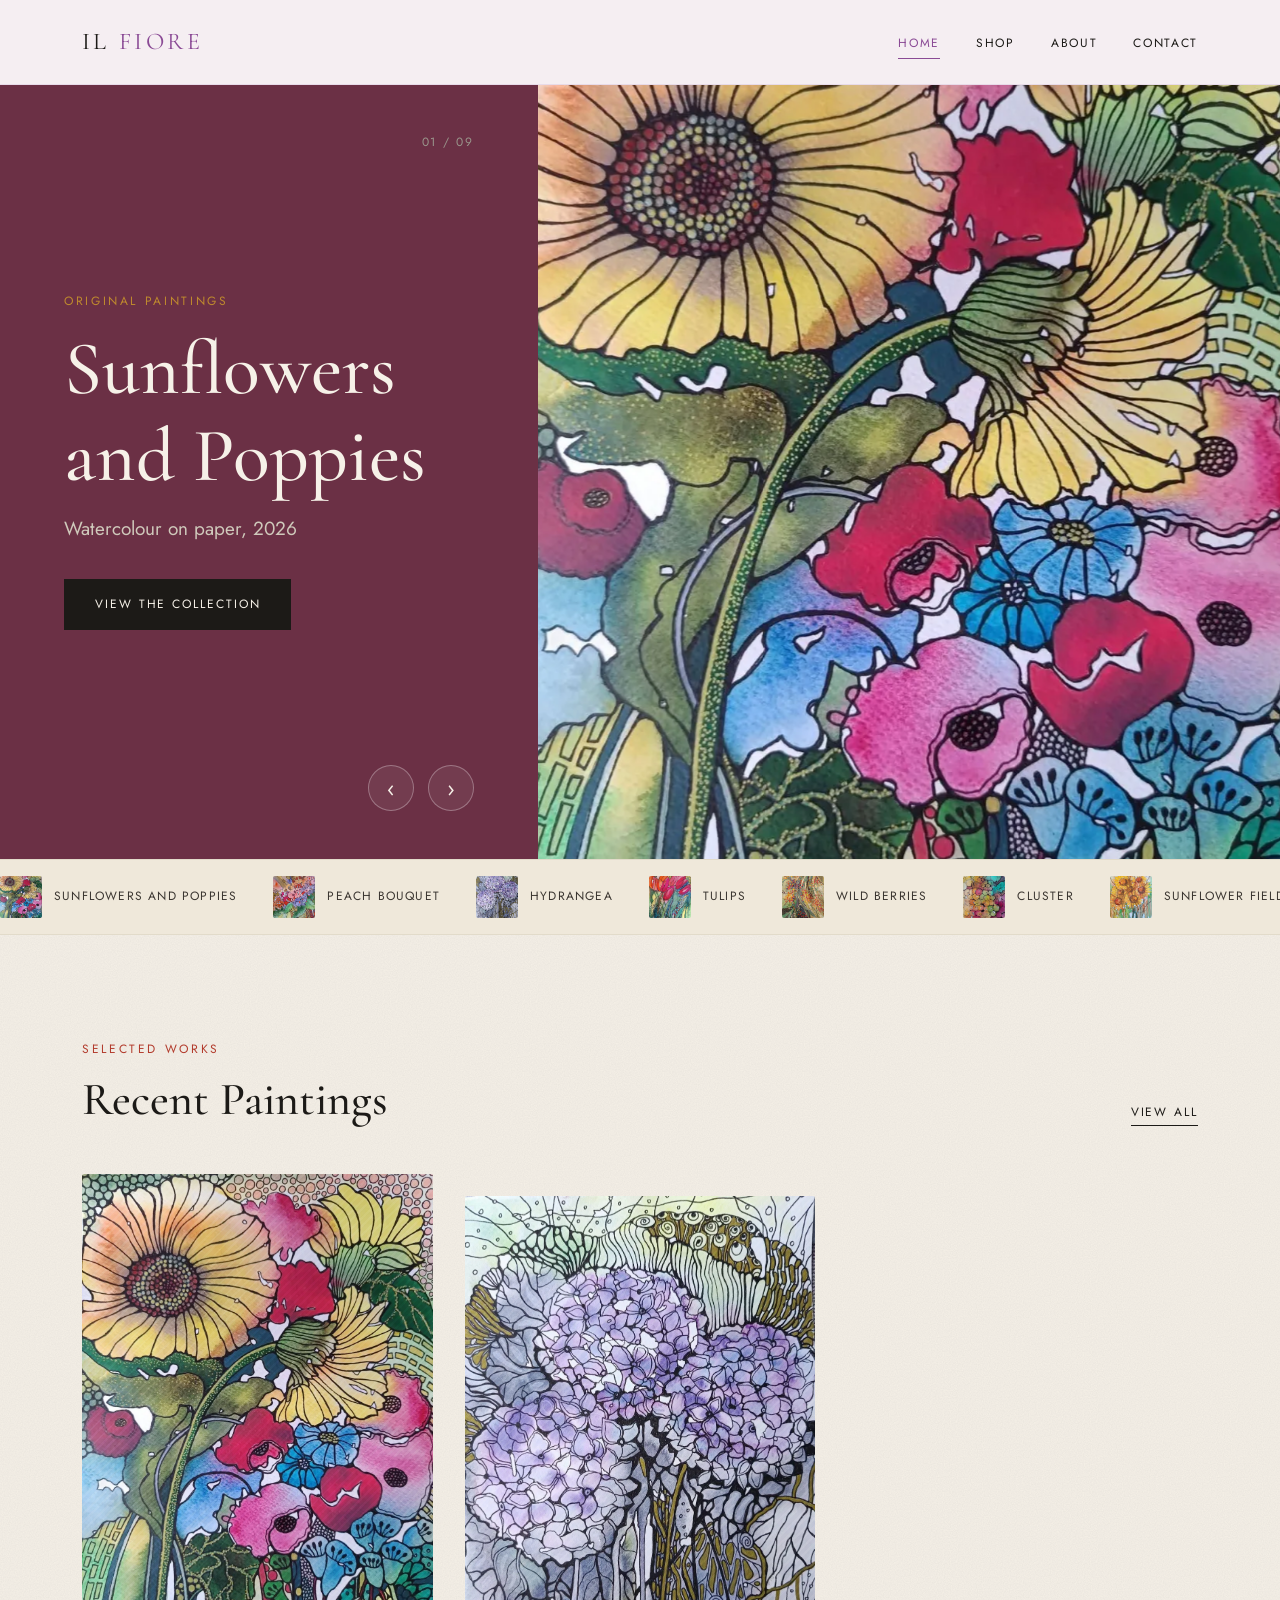
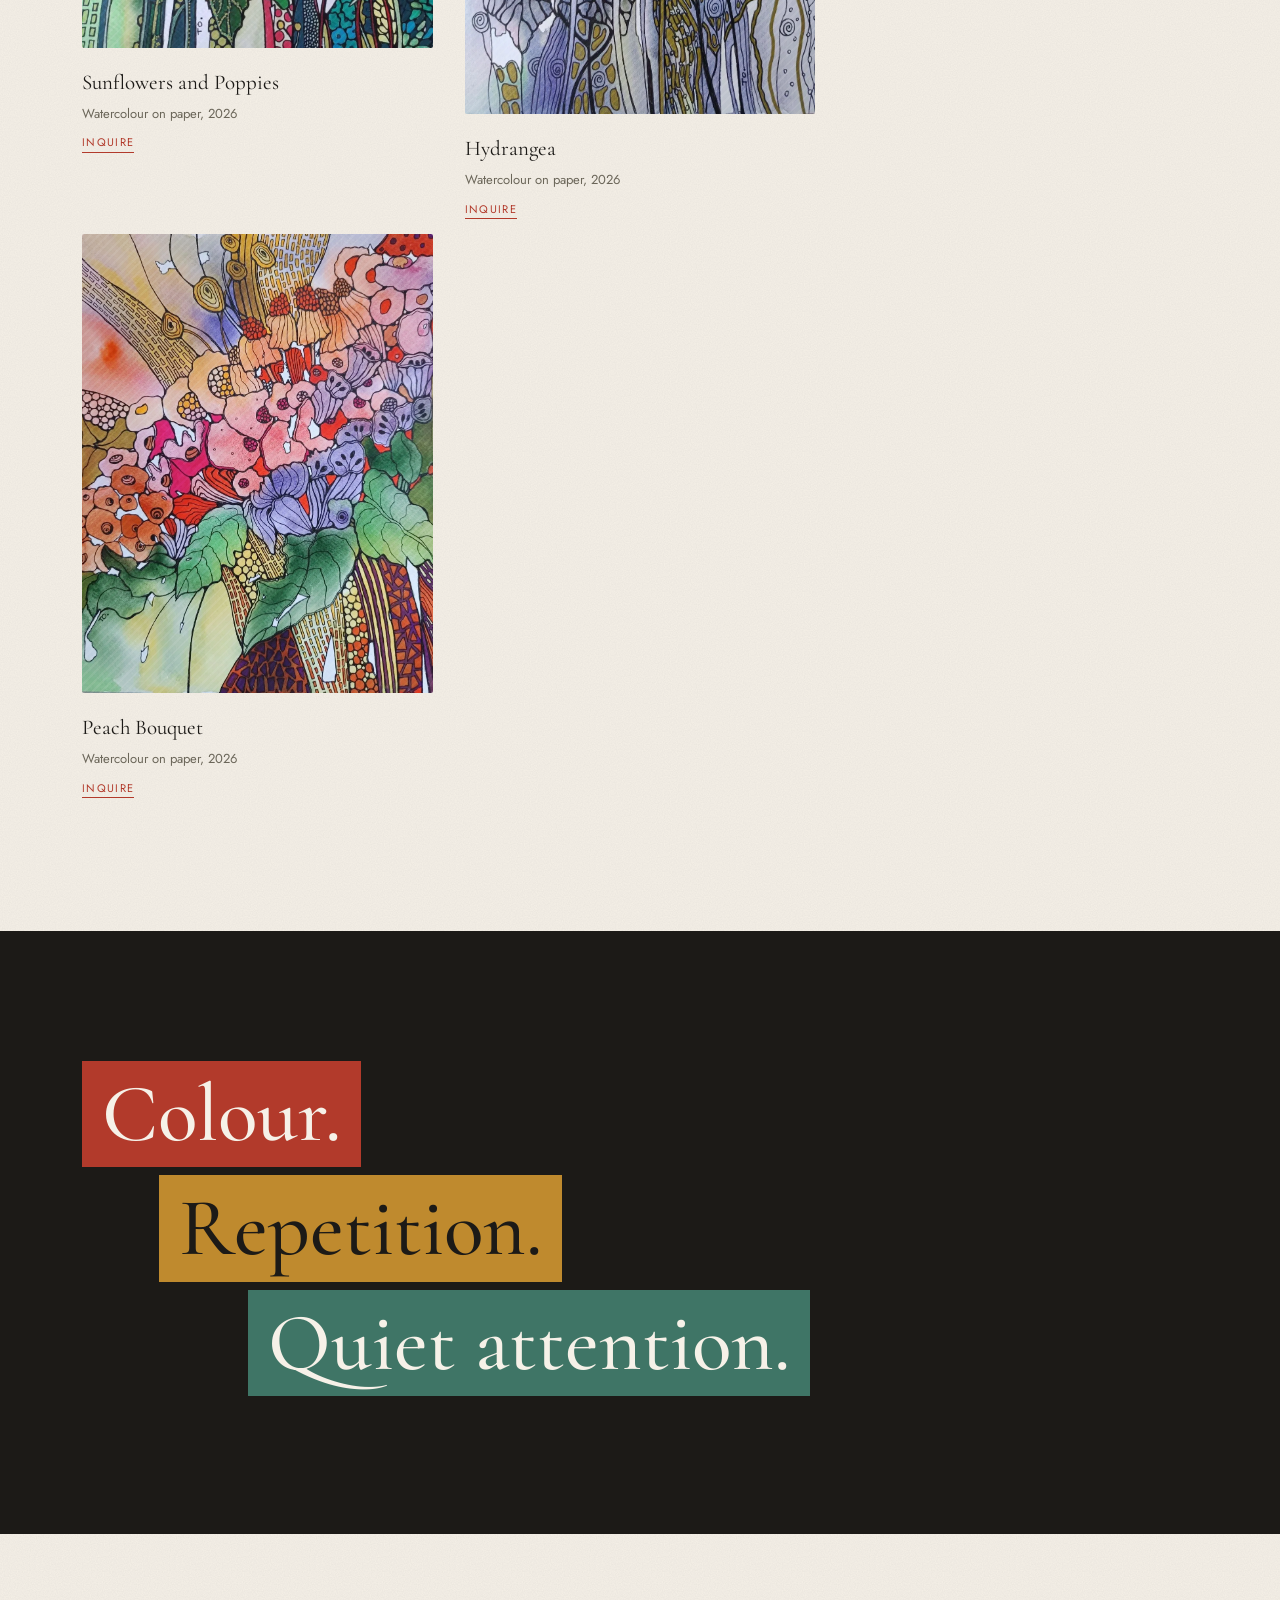
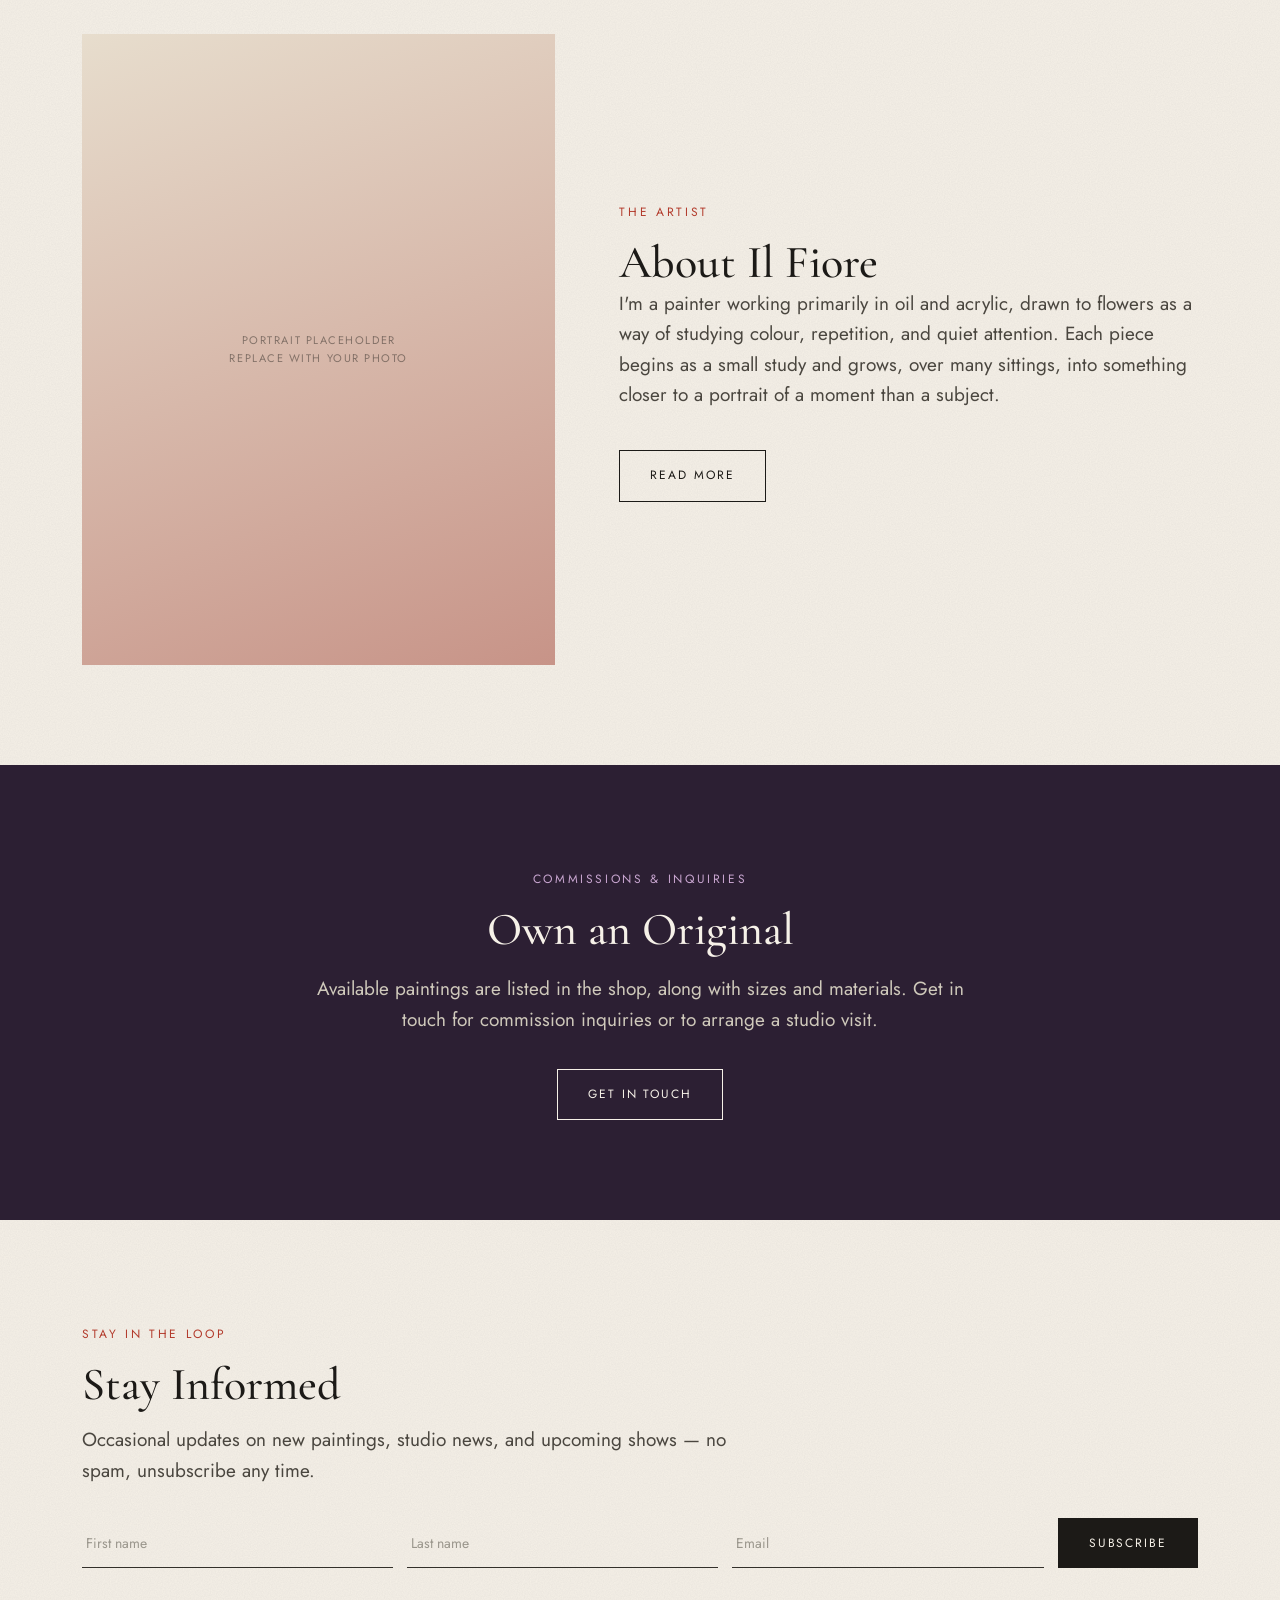
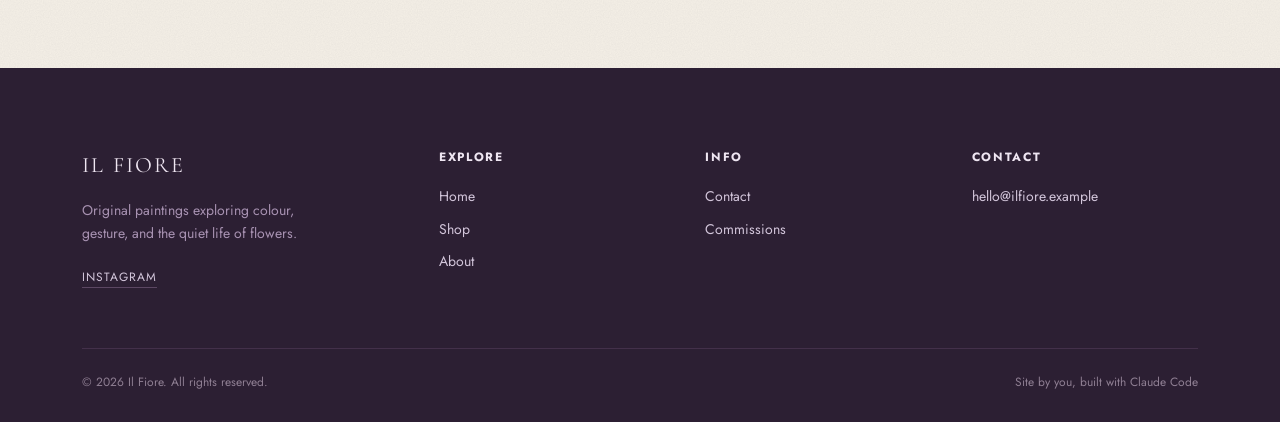
<file: index.html>
<!doctype html>
<html lang="en">
<head>
<meta charset="UTF-8">
<title>Il Fiore — Original Watercolour Paintings</title>
<meta name="description" content="Il Fiore is an original watercolour painting collection — botanical and floral studies exploring colour, gesture, and detail. Browse available paintings, read about the artist, and inquire about commissions.">
<meta name="viewport" content="width=device-width, initial-scale=1">
<link rel="canonical" href="https://desislavadermishkova-arch.github.io/il-fiore/">
<link rel="icon" type="image/svg+xml" href="data:image/svg+xml,%3Csvg xmlns='http://www.w3.org/2000/svg' viewBox='0 0 32 32'%3E%3Ccircle cx='16' cy='16' r='4' fill='%23c39a4b'/%3E%3Cellipse cx='16' cy='7' rx='4' ry='6' fill='%23c1857a'/%3E%3Cellipse cx='25' cy='16' rx='6' ry='4' fill='%23c1857a'/%3E%3Cellipse cx='16' cy='25' rx='4' ry='6' fill='%23c1857a'/%3E%3Cellipse cx='7' cy='16' rx='6' ry='4' fill='%23c1857a'/%3E%3C/svg%3E">

<meta property="og:type" content="website">
<meta property="og:site_name" content="Il Fiore">
<meta property="og:url" content="https://desislavadermishkova-arch.github.io/il-fiore/">
<meta property="og:title" content="Il Fiore — Original Watercolour Paintings">
<meta property="og:description" content="Original watercolour paintings — botanical and floral studies exploring colour, gesture, and detail. Browse the collection and inquire about available works.">
<meta property="og:image" content="https://desislavadermishkova-arch.github.io/il-fiore/assets/works/floral-02.jpg">
<meta name="twitter:card" content="summary_large_image">
<meta name="twitter:title" content="Il Fiore — Original Watercolour Paintings">
<meta name="twitter:description" content="Original watercolour paintings — botanical and floral studies exploring colour, gesture, and detail.">
<meta name="twitter:image" content="https://desislavadermishkova-arch.github.io/il-fiore/assets/works/floral-02.jpg">

<link rel="preload" as="image" href="assets/works/floral-01.webp" fetchpriority="high">
<link rel="preconnect" href="https://fonts.googleapis.com">
<link href="https://fonts.googleapis.com/css2?family=Cormorant+Garamond:wght@400;500;600&family=Jost:wght@400;500&display=swap" rel="stylesheet">
<link rel="stylesheet" href="css/style.css?v=8">

<script type="application/ld+json">
{
  "@context": "https://schema.org",
  "@type": "WebSite",
  "name": "Il Fiore",
  "url": "https://desislavadermishkova-arch.github.io/il-fiore/",
  "description": "Original watercolour paintings — botanical and floral studies exploring colour, gesture, and detail.",
  "publisher": {
    "@type": "Person",
    "name": "Il Fiore",
    "url": "https://desislavadermishkova-arch.github.io/il-fiore/about.html",
    "jobTitle": "Painter",
    "knowsAbout": ["Watercolour painting", "Botanical illustration", "Floral art"]
  }
}
</script>
</head>
<body>

<header class="site-header">
  <div class="container">
    <a href="index.html" class="logo">Il <span>Fiore</span></a>
    <nav class="main-nav">
      <ul>
        <li><a href="index.html" class="active">Home</a></li>
        <li><a href="shop.html">Shop</a></li>
        <li><a href="about.html">About</a></li>
        <li><a href="contact.html">Contact</a></li>
      </ul>
    </nav>
    <button class="nav-toggle" aria-label="Open menu"><span></span><span></span><span></span></button>
  </div>
</header>

<section class="hero" id="hero">
  <div class="hero-info" style="background-color:#6b3045">
    <div class="hero-counter"><span class="hero-counter-current">01</span> / <span class="hero-counter-total">09</span></div>
    <div class="hero-text">
      <span class="eyebrow">Original Paintings</span>
      <h1 class="hero-title">Sunflowers and Poppies</h1>
      <p class="lede hero-sub-text">Watercolour on paper, 2026</p>
      <a href="shop.html" class="btn btn-solid">View the Collection</a>
    </div>
    <div class="hero-nav-arrows">
      <button class="hero-arrow hero-prev" aria-label="Previous slide">&#8249;</button>
      <button class="hero-arrow hero-next" aria-label="Next slide">&#8250;</button>
    </div>
  </div>
  <div class="hero-image">
    <div class="hero-slides">
      <div class="hero-slide active" style="background-image:url('assets/works/floral-01.webp')" data-title="Sunflowers and Poppies" data-sub="Watercolour on paper, 2026" data-color="#6b3045"></div>
      <div class="hero-slide" data-bg="assets/works/floral-02.webp" data-title="Peach Bouquet" data-sub="Watercolour on paper, 2026" data-color="#6b3c30"></div>
      <div class="hero-slide" data-bg="assets/works/floral-03.webp" data-title="Hydrangea" data-sub="Watercolour on paper, 2026" data-color="#3c306b"></div>
      <div class="hero-slide" data-bg="assets/works/floral-04.webp" data-title="Tulips" data-sub="Watercolour on paper, 2026" data-color="#6b303f"></div>
      <div class="hero-slide" data-bg="assets/works/floral-05.webp" data-title="Wild Berries" data-sub="Watercolour on paper, 2026" data-color="#6b4b30"></div>
      <div class="hero-slide" data-bg="assets/works/floral-06.webp" data-title="Cluster" data-sub="Watercolour on paper, 2026" data-color="#306b68"></div>
      <div class="hero-slide" data-bg="assets/works/floral-07.webp" data-title="Sunflower Field" data-sub="Watercolour on paper, 2026" data-color="#6b5830"></div>
      <div class="hero-slide" data-bg="assets/works/floral-08.webp" data-title="Pastel Bloom" data-sub="Watercolour on paper, 2026" data-color="#6b3f30"></div>
      <div class="hero-slide" data-bg="assets/works/floral-09.webp" data-title="Violet and Gold" data-sub="Watercolour on paper, 2026" data-color="#4c306b"></div>
    </div>
  </div>
</section>

<div class="ticker">
  <div class="ticker-track">
    <div class="ticker-item"><img src="assets/works/floral-01.webp" alt=""><span>Sunflowers and Poppies</span></div>
    <div class="ticker-item"><img src="assets/works/floral-02.webp" alt=""><span>Peach Bouquet</span></div>
    <div class="ticker-item"><img src="assets/works/floral-03.webp" alt=""><span>Hydrangea</span></div>
    <div class="ticker-item"><img src="assets/works/floral-04.webp" alt=""><span>Tulips</span></div>
    <div class="ticker-item"><img src="assets/works/floral-05.webp" alt=""><span>Wild Berries</span></div>
    <div class="ticker-item"><img src="assets/works/floral-06.webp" alt=""><span>Cluster</span></div>
    <div class="ticker-item"><img src="assets/works/floral-07.webp" alt=""><span>Sunflower Field</span></div>
    <div class="ticker-item"><img src="assets/works/floral-08.webp" alt=""><span>Pastel Bloom</span></div>
    <div class="ticker-item"><img src="assets/works/floral-09.webp" alt=""><span>Violet and Gold</span></div>
    <div class="ticker-item"><img src="assets/works/floral-01.webp" alt=""><span>Sunflowers and Poppies</span></div>
    <div class="ticker-item"><img src="assets/works/floral-02.webp" alt=""><span>Peach Bouquet</span></div>
    <div class="ticker-item"><img src="assets/works/floral-03.webp" alt=""><span>Hydrangea</span></div>
    <div class="ticker-item"><img src="assets/works/floral-04.webp" alt=""><span>Tulips</span></div>
    <div class="ticker-item"><img src="assets/works/floral-05.webp" alt=""><span>Wild Berries</span></div>
    <div class="ticker-item"><img src="assets/works/floral-06.webp" alt=""><span>Cluster</span></div>
    <div class="ticker-item"><img src="assets/works/floral-07.webp" alt=""><span>Sunflower Field</span></div>
    <div class="ticker-item"><img src="assets/works/floral-08.webp" alt=""><span>Pastel Bloom</span></div>
    <div class="ticker-item"><img src="assets/works/floral-09.webp" alt=""><span>Violet and Gold</span></div>
  </div>
</div>

<section>
  <div class="container">
    <div class="section-head reveal">
      <div>
        <span class="eyebrow">Selected Works</span>
        <h2>Recent Paintings</h2>
      </div>
      <a href="shop.html" class="view-all">View All</a>
    </div>

    <div class="work-grid">
      <article class="work-card reveal" data-work data-title="Sunflowers and Poppies" data-sub="Watercolour on paper, 2026" data-desc="A sunflower and poppy bouquet with a blue cornflower accent, set against a warm dotted ground.">
        <div class="placeholder-art"><picture>
          <source srcset="assets/works/floral-01.webp" type="image/webp">
          <img src="assets/works/floral-01.jpg" alt="Watercolour painting of a sunflower and poppy bouquet with a blue cornflower accent" loading="lazy">
        </picture></div>
        <div class="work-meta">
          <div class="work-title">Sunflowers and Poppies</div>
          <div class="work-sub">Watercolour on paper, 2026</div>
          <a href="contact.html?work=Sunflowers%20and%20Poppies" class="work-inquire">Inquire</a>
        </div>
      </article>

      <article class="work-card reveal" data-work data-title="Peach Bouquet" data-sub="Watercolour on paper, 2026" data-desc="A soft bouquet of peach and mauve blooms with finely patterned stems and dotted centres.">
        <div class="placeholder-art"><picture>
          <source srcset="assets/works/floral-02.webp" type="image/webp">
          <img src="assets/works/floral-02.jpg" alt="Watercolour painting of a peach and mauve floral bouquet" loading="lazy">
        </picture></div>
        <div class="work-meta">
          <div class="work-title">Peach Bouquet</div>
          <div class="work-sub">Watercolour on paper, 2026</div>
          <a href="contact.html?work=Peach%20Bouquet" class="work-inquire">Inquire</a>
        </div>
      </article>

      <article class="work-card reveal" data-work data-title="Hydrangea" data-sub="Watercolour on paper, 2026" data-desc="Layered purple hydrangea blooms in delicate line work over soft washes.">
        <div class="placeholder-art"><picture>
          <source srcset="assets/works/floral-03.webp" type="image/webp">
          <img src="assets/works/floral-03.jpg" alt="Watercolour painting of purple hydrangea blooms" loading="lazy">
        </picture></div>
        <div class="work-meta">
          <div class="work-title">Hydrangea</div>
          <div class="work-sub">Watercolour on paper, 2026</div>
          <a href="contact.html?work=Hydrangea" class="work-inquire">Inquire</a>
        </div>
      </article>
    </div>
  </div>
</section>

<section class="statement-band">
  <div class="container reveal">
    <p class="statement-line"><span class="hl hl-rose">Colour.</span></p>
    <p class="statement-line indent-1"><span class="hl hl-gold">Repetition.</span></p>
    <p class="statement-line indent-2"><span class="hl hl-sage">Quiet attention.</span></p>
  </div>
</section>

<section>
  <div class="container split">
    <div class="portrait-placeholder reveal"><span class="ph-label">Portrait placeholder<br>replace with your photo</span></div>
    <div class="reveal">
      <span class="eyebrow">The Artist</span>
      <h2>About Il Fiore</h2>
      <p class="lede">I'm a painter working primarily in oil and acrylic, drawn to flowers as a way of studying colour, repetition, and quiet attention. Each piece begins as a small study and grows, over many sittings, into something closer to a portrait of a moment than a subject.</p>
      <a href="about.html" class="btn mt-40">Read More</a>
    </div>
  </div>
</section>

<section class="band-dark">
  <div class="container text-center reveal">
    <span class="eyebrow">Commissions &amp; Inquiries</span>
    <h2>Own an Original</h2>
    <p class="lede" style="margin: 18px auto 34px; color:#cfc9bb;">Available paintings are listed in the shop, along with sizes and materials. Get in touch for commission inquiries or to arrange a studio visit.</p>
    <a href="contact.html" class="btn">Get in Touch</a>
  </div>
</section>

<section>
  <div class="container reveal">
    <span class="eyebrow">Stay in the Loop</span>
    <h2>Stay Informed</h2>
    <p class="lede" style="margin-top:14px;">Occasional updates on new paintings, studio news, and upcoming shows — no spam, unsubscribe any time.</p>
    <form class="newsletter-form" data-local-only>
      <input type="text" placeholder="First name" required>
      <input type="text" placeholder="Last name" required>
      <input type="email" placeholder="Email" required>
      <button type="submit" class="btn btn-solid">Subscribe</button>
    </form>
    <p class="form-success">Thank you — you're on the list.</p>
  </div>
</section>

<footer class="site-footer">
  <div class="container">
    <div class="footer-grid">
      <div>
        <div class="footer-logo">Il Fiore</div>
        <p class="footer-tagline">Original paintings exploring colour, gesture, and the quiet life of flowers.</p>
        <div class="social-row">
          <a href="#">Instagram</a>
        </div>
      </div>
      <div>
        <h4>Explore</h4>
        <ul>
          <li><a href="index.html">Home</a></li>
          <li><a href="shop.html">Shop</a></li>
          <li><a href="about.html">About</a></li>
        </ul>
      </div>
      <div>
        <h4>Info</h4>
        <ul>
          <li><a href="contact.html">Contact</a></li>
          <li><a href="contact.html">Commissions</a></li>
        </ul>
      </div>
      <div>
        <h4>Contact</h4>
        <ul>
          <li><a href="mailto:hello@ilfiore.example">hello@ilfiore.example</a></li>
        </ul>
      </div>
    </div>
    <div class="footer-bottom">
      <span>© 2026 Il Fiore. All rights reserved.</span>
      <span>Site by you, built with Claude Code</span>
    </div>
  </div>
</footer>

<div class="viewer-overlay" id="work-modal">
  <div class="viewer-topbar">
    <span class="viewer-counter">01 / 09</span>
    <button class="viewer-close" aria-label="Close">&times;</button>
  </div>
  <div class="viewer-stage">
    <button class="viewer-nav viewer-prev" aria-label="Previous painting">&#8249;</button>
    <img class="viewer-image" alt="">
    <button class="viewer-nav viewer-next" aria-label="Next painting">&#8250;</button>
  </div>
  <div class="viewer-caption">
    <div class="work-title"></div>
    <div class="work-sub"></div>
    <a href="contact.html" class="btn btn-solid work-inquire">Inquire About This Piece</a>
  </div>
</div>

<script src="js/main.js?v=8"></script>
</body>
</html>
</file>
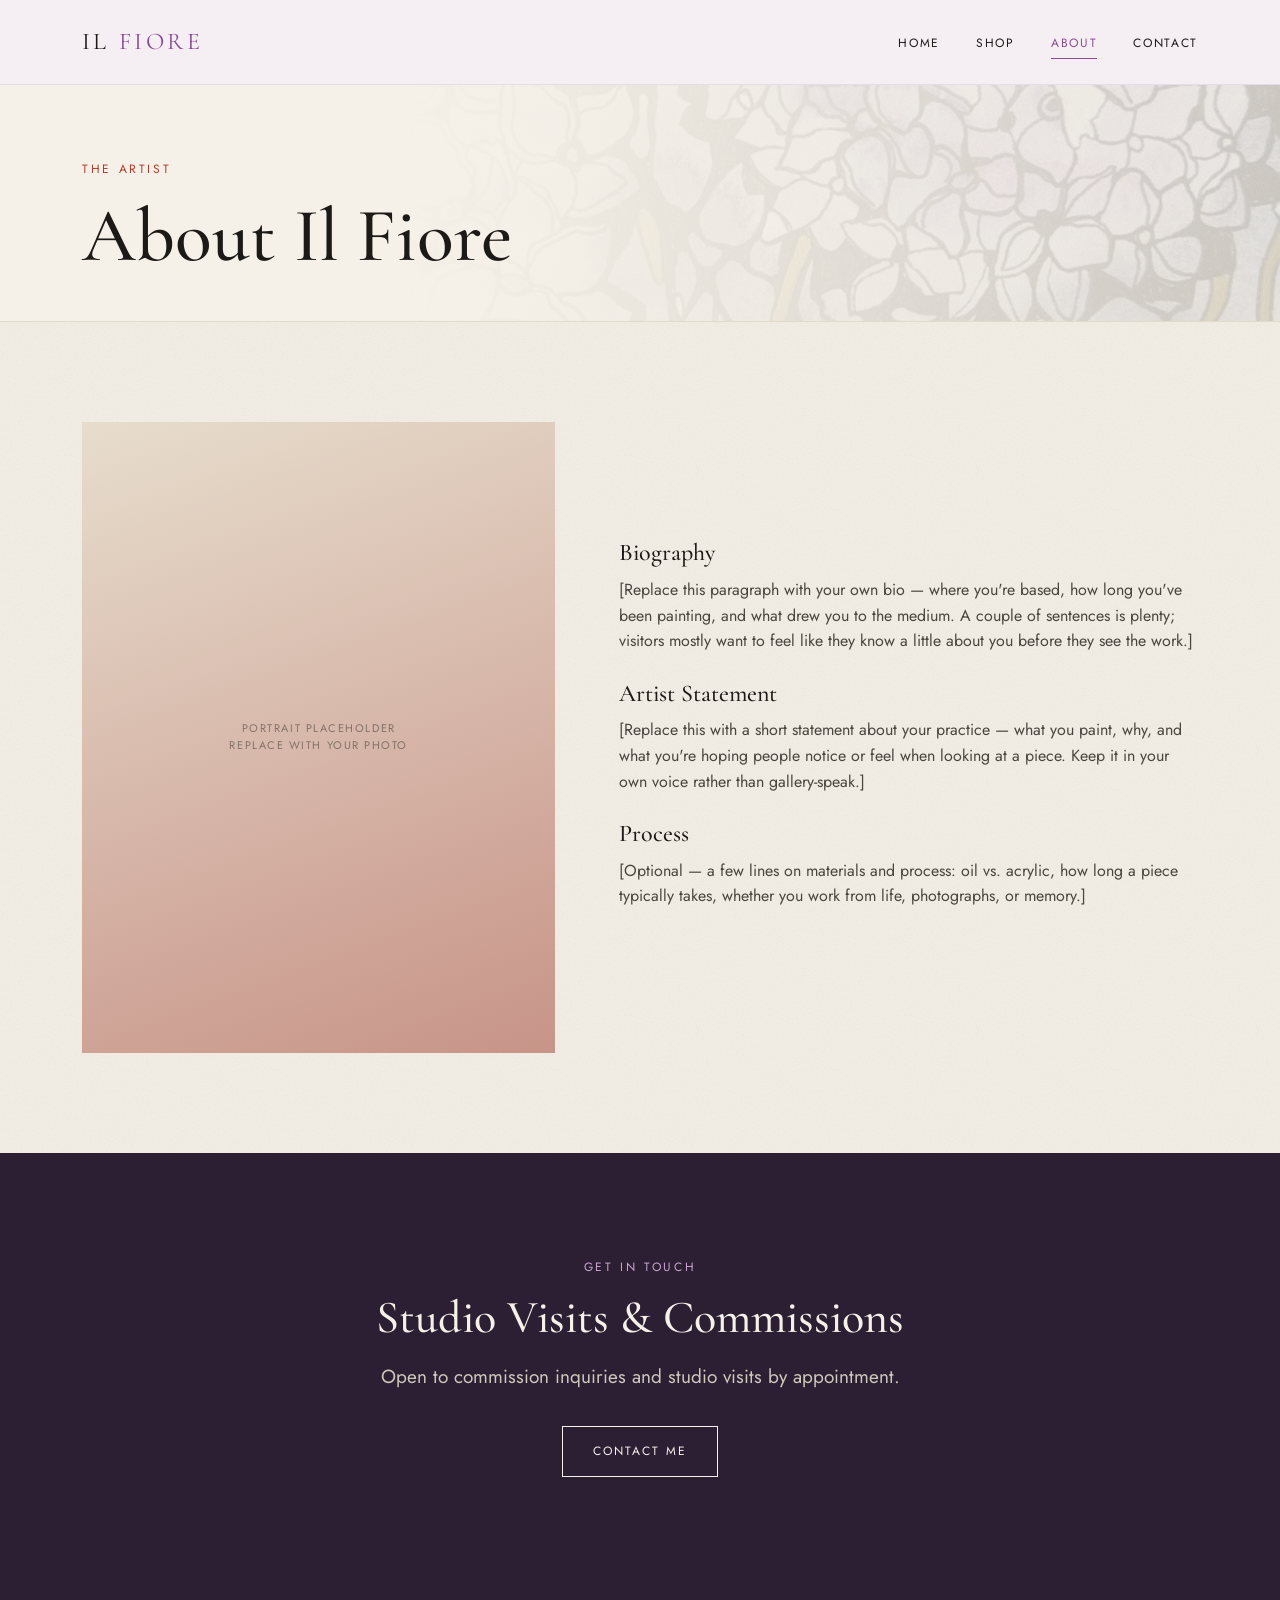
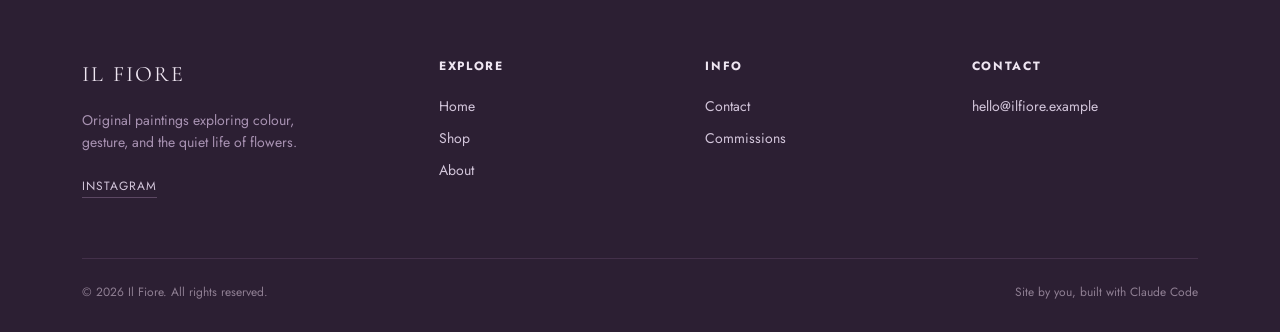
<file: about.html>
<!doctype html>
<html lang="en">
<head>
<meta charset="UTF-8">
<title>About the Artist | Il Fiore</title>
<meta name="description" content="About Il Fiore — a watercolour painter working in botanical and floral studies. Read the artist's bio, statement, and process, and get in touch about commissions.">
<meta name="viewport" content="width=device-width, initial-scale=1">
<link rel="canonical" href="https://desislavadermishkova-arch.github.io/il-fiore/about.html">
<link rel="icon" type="image/svg+xml" href="data:image/svg+xml,%3Csvg xmlns='http://www.w3.org/2000/svg' viewBox='0 0 32 32'%3E%3Ccircle cx='16' cy='16' r='4' fill='%23c39a4b'/%3E%3Cellipse cx='16' cy='7' rx='4' ry='6' fill='%23c1857a'/%3E%3Cellipse cx='25' cy='16' rx='6' ry='4' fill='%23c1857a'/%3E%3Cellipse cx='16' cy='25' rx='4' ry='6' fill='%23c1857a'/%3E%3Cellipse cx='7' cy='16' rx='6' ry='4' fill='%23c1857a'/%3E%3C/svg%3E">

<meta property="og:type" content="profile">
<meta property="og:site_name" content="Il Fiore">
<meta property="og:url" content="https://desislavadermishkova-arch.github.io/il-fiore/about.html">
<meta property="og:title" content="About the Artist | Il Fiore">
<meta property="og:description" content="A watercolour painter working in botanical and floral studies. Read the bio, artist statement, and process.">
<meta property="og:image" content="https://desislavadermishkova-arch.github.io/il-fiore/assets/works/floral-03.jpg">
<meta name="twitter:card" content="summary_large_image">
<meta name="twitter:title" content="About the Artist | Il Fiore">
<meta name="twitter:description" content="A watercolour painter working in botanical and floral studies.">
<meta name="twitter:image" content="https://desislavadermishkova-arch.github.io/il-fiore/assets/works/floral-03.jpg">

<link rel="preconnect" href="https://fonts.googleapis.com">
<link href="https://fonts.googleapis.com/css2?family=Cormorant+Garamond:wght@400;500;600&family=Jost:wght@400;500&display=swap" rel="stylesheet">
<link rel="stylesheet" href="css/style.css?v=8">

<script type="application/ld+json">
{
  "@context": "https://schema.org",
  "@type": "ProfilePage",
  "mainEntity": {
    "@type": "Person",
    "name": "Il Fiore",
    "jobTitle": "Painter",
    "url": "https://desislavadermishkova-arch.github.io/il-fiore/about.html",
    "knowsAbout": ["Watercolour painting", "Botanical illustration", "Floral art"]
  }
}
</script>
</head>
<body>

<header class="site-header">
  <div class="container">
    <a href="index.html" class="logo">Il <span>Fiore</span></a>
    <nav class="main-nav">
      <ul>
        <li><a href="index.html">Home</a></li>
        <li><a href="shop.html">Shop</a></li>
        <li><a href="about.html" class="active">About</a></li>
        <li><a href="contact.html">Contact</a></li>
      </ul>
    </nav>
    <button class="nav-toggle" aria-label="Open menu"><span></span><span></span><span></span></button>
  </div>
</header>

<div class="page-hero bg-about">
  <div class="container reveal">
    <span class="eyebrow">The Artist</span>
    <h1>About Il Fiore</h1>
  </div>
</div>

<section>
  <div class="container split">
    <div class="portrait-placeholder reveal"><span class="ph-label">Portrait placeholder<br>replace with your photo</span></div>
    <div>
      <div class="bio-block reveal">
        <h3>Biography</h3>
        <p>[Replace this paragraph with your own bio — where you're based, how long you've been painting, and what drew you to the medium. A couple of sentences is plenty; visitors mostly want to feel like they know a little about you before they see the work.]</p>
      </div>
      <div class="bio-block reveal">
        <h3>Artist Statement</h3>
        <p>[Replace this with a short statement about your practice — what you paint, why, and what you're hoping people notice or feel when looking at a piece. Keep it in your own voice rather than gallery-speak.]</p>
      </div>
      <div class="bio-block reveal">
        <h3>Process</h3>
        <p>[Optional — a few lines on materials and process: oil vs. acrylic, how long a piece typically takes, whether you work from life, photographs, or memory.]</p>
      </div>
    </div>
  </div>
</section>

<section class="band-dark text-center">
  <div class="container reveal">
    <span class="eyebrow">Get in Touch</span>
    <h2>Studio Visits &amp; Commissions</h2>
    <p class="lede" style="margin: 18px auto 34px; color:#cfc9bb;">Open to commission inquiries and studio visits by appointment.</p>
    <a href="contact.html" class="btn">Contact Me</a>
  </div>
</section>

<footer class="site-footer">
  <div class="container">
    <div class="footer-grid">
      <div>
        <div class="footer-logo">Il Fiore</div>
        <p class="footer-tagline">Original paintings exploring colour, gesture, and the quiet life of flowers.</p>
        <div class="social-row">
          <a href="#">Instagram</a>
        </div>
      </div>
      <div>
        <h4>Explore</h4>
        <ul>
          <li><a href="index.html">Home</a></li>
          <li><a href="shop.html">Shop</a></li>
          <li><a href="about.html">About</a></li>
        </ul>
      </div>
      <div>
        <h4>Info</h4>
        <ul>
          <li><a href="contact.html">Contact</a></li>
          <li><a href="contact.html">Commissions</a></li>
        </ul>
      </div>
      <div>
        <h4>Contact</h4>
        <ul>
          <li><a href="mailto:hello@ilfiore.example">hello@ilfiore.example</a></li>
        </ul>
      </div>
    </div>
    <div class="footer-bottom">
      <span>© 2026 Il Fiore. All rights reserved.</span>
      <span>Site by you, built with Claude Code</span>
    </div>
  </div>
</footer>

<script src="js/main.js?v=8"></script>
</body>
</html>
</file>
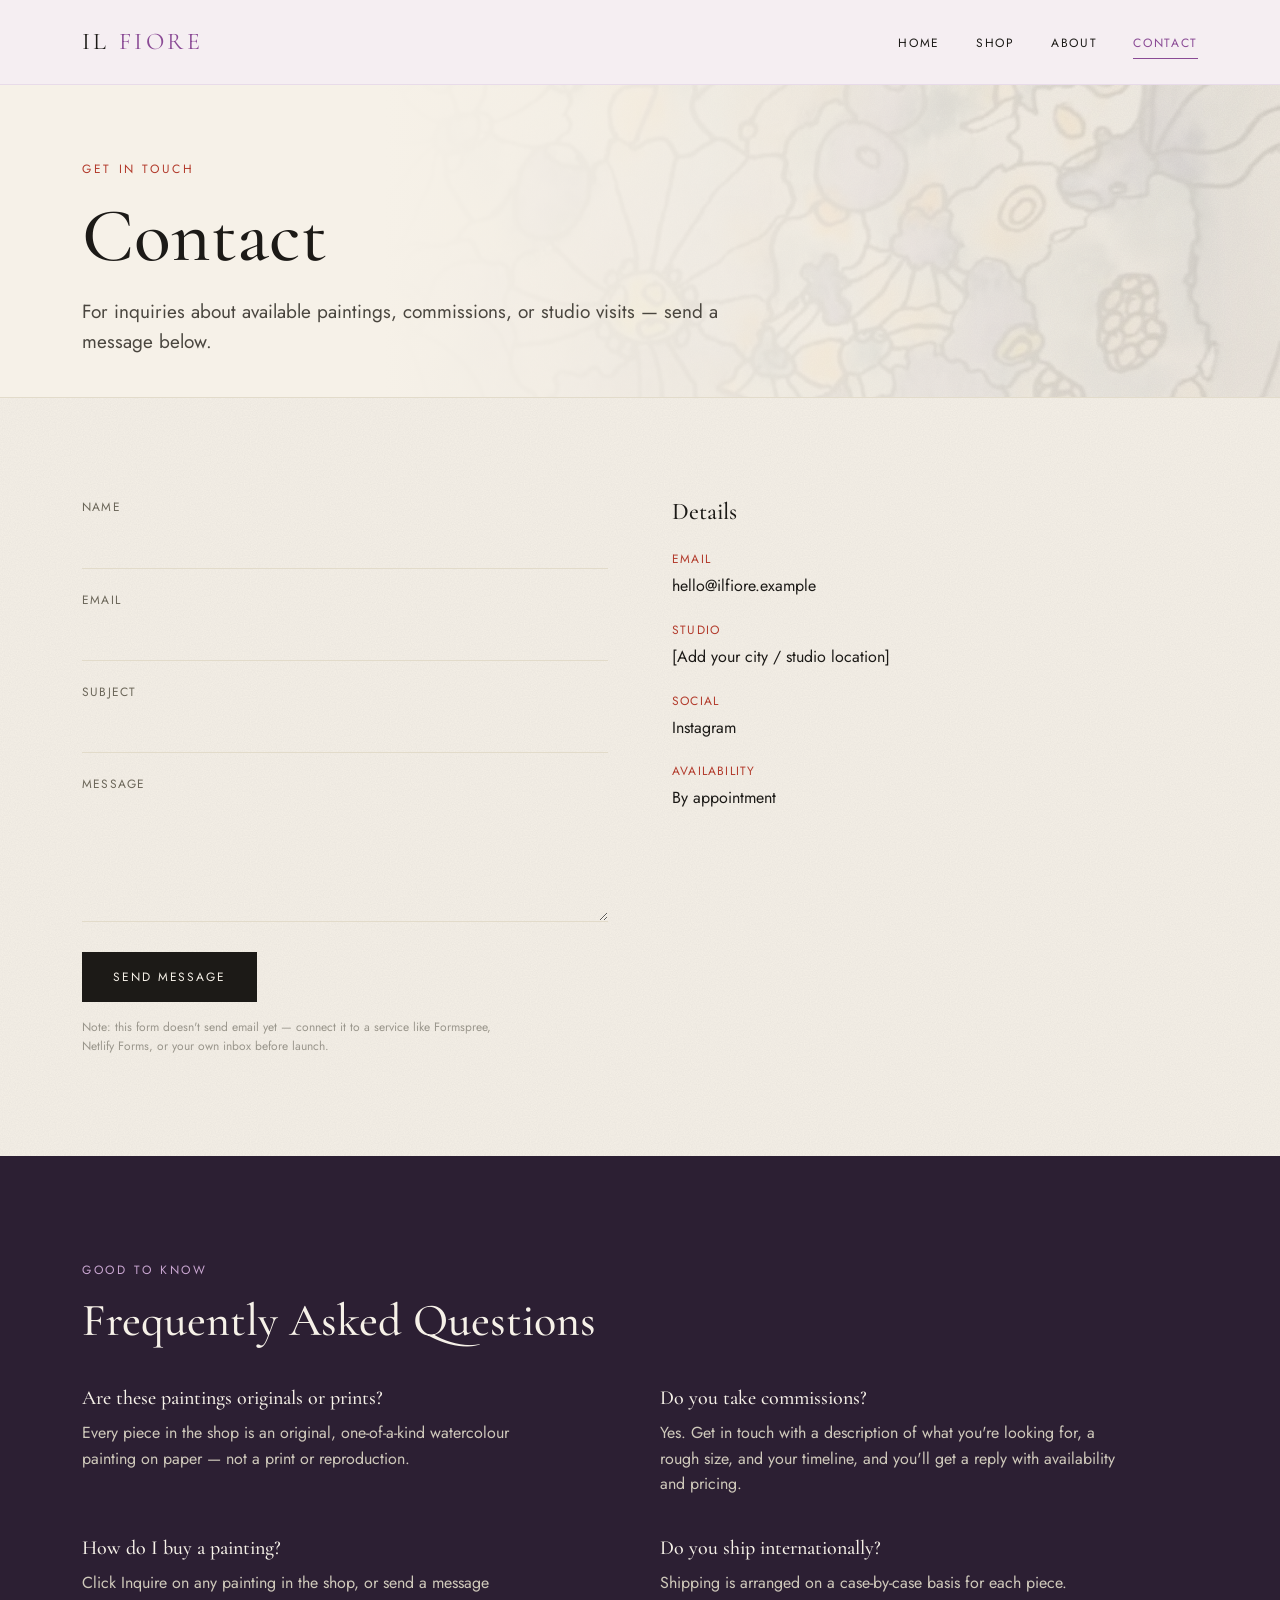
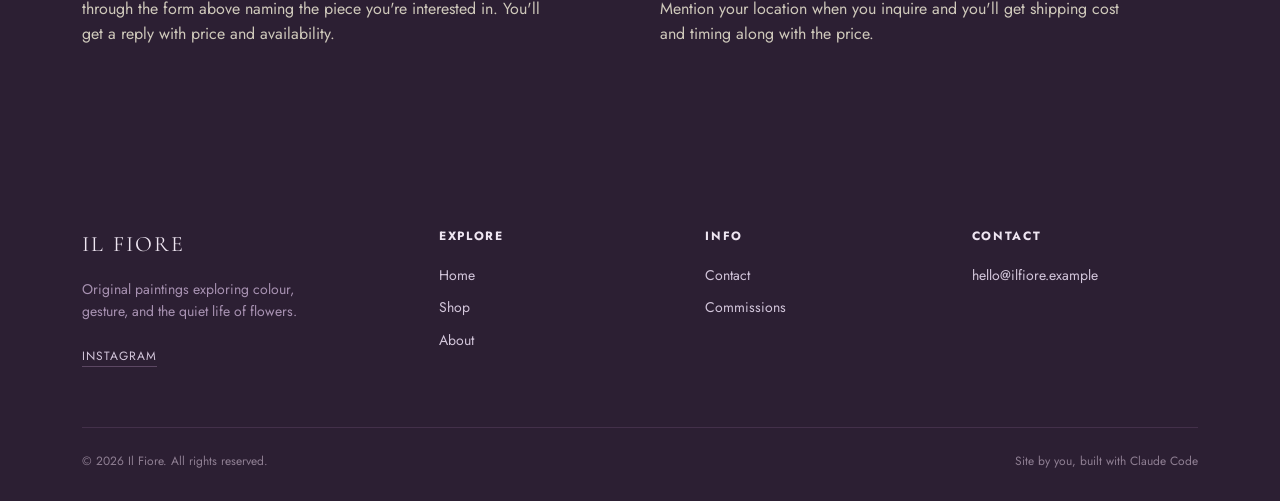
<file: contact.html>
<!doctype html>
<html lang="en">
<head>
<meta charset="UTF-8">
<title>Contact | Il Fiore</title>
<meta name="description" content="Get in touch with Il Fiore for painting inquiries, commissions, or studio visits. See answers to common questions about originals, shipping, and commissions.">
<meta name="viewport" content="width=device-width, initial-scale=1">
<link rel="canonical" href="https://desislavadermishkova-arch.github.io/il-fiore/contact.html">
<link rel="icon" type="image/svg+xml" href="data:image/svg+xml,%3Csvg xmlns='http://www.w3.org/2000/svg' viewBox='0 0 32 32'%3E%3Ccircle cx='16' cy='16' r='4' fill='%23c39a4b'/%3E%3Cellipse cx='16' cy='7' rx='4' ry='6' fill='%23c1857a'/%3E%3Cellipse cx='25' cy='16' rx='6' ry='4' fill='%23c1857a'/%3E%3Cellipse cx='16' cy='25' rx='4' ry='6' fill='%23c1857a'/%3E%3Cellipse cx='7' cy='16' rx='6' ry='4' fill='%23c1857a'/%3E%3C/svg%3E">

<meta property="og:type" content="website">
<meta property="og:site_name" content="Il Fiore">
<meta property="og:url" content="https://desislavadermishkova-arch.github.io/il-fiore/contact.html">
<meta property="og:title" content="Contact | Il Fiore">
<meta property="og:description" content="Get in touch for painting inquiries, commissions, or studio visits.">
<meta property="og:image" content="https://desislavadermishkova-arch.github.io/il-fiore/assets/works/floral-09.jpg">
<meta name="twitter:card" content="summary_large_image">
<meta name="twitter:title" content="Contact | Il Fiore">
<meta name="twitter:description" content="Get in touch for painting inquiries, commissions, or studio visits.">
<meta name="twitter:image" content="https://desislavadermishkova-arch.github.io/il-fiore/assets/works/floral-09.jpg">

<link rel="preconnect" href="https://fonts.googleapis.com">
<link href="https://fonts.googleapis.com/css2?family=Cormorant+Garamond:wght@400;500;600&family=Jost:wght@400;500&display=swap" rel="stylesheet">
<link rel="stylesheet" href="css/style.css?v=8">

<script type="application/ld+json">
{
  "@context": "https://schema.org",
  "@type": "FAQPage",
  "mainEntity": [
    {
      "@type": "Question",
      "name": "Are these paintings originals or prints?",
      "acceptedAnswer": {
        "@type": "Answer",
        "text": "Every piece in the shop is an original, one-of-a-kind watercolour painting on paper — not a print or reproduction."
      }
    },
    {
      "@type": "Question",
      "name": "Do you take commissions?",
      "acceptedAnswer": {
        "@type": "Answer",
        "text": "Yes. Get in touch with a description of what you're looking for, a rough size, and your timeline, and you'll get a reply with availability and pricing."
      }
    },
    {
      "@type": "Question",
      "name": "How do I buy a painting?",
      "acceptedAnswer": {
        "@type": "Answer",
        "text": "Click Inquire on any painting in the shop, or send a message through the contact form naming the piece you're interested in. You'll get a reply with price and availability."
      }
    },
    {
      "@type": "Question",
      "name": "Do you ship internationally?",
      "acceptedAnswer": {
        "@type": "Answer",
        "text": "Shipping is arranged on a case-by-case basis for each piece. Mention your location when you inquire and you'll get shipping cost and timing along with the price."
      }
    }
  ]
}
</script>
</head>
<body>

<header class="site-header">
  <div class="container">
    <a href="index.html" class="logo">Il <span>Fiore</span></a>
    <nav class="main-nav">
      <ul>
        <li><a href="index.html">Home</a></li>
        <li><a href="shop.html">Shop</a></li>
        <li><a href="about.html">About</a></li>
        <li><a href="contact.html" class="active">Contact</a></li>
      </ul>
    </nav>
    <button class="nav-toggle" aria-label="Open menu"><span></span><span></span><span></span></button>
  </div>
</header>

<div class="page-hero bg-contact">
  <div class="container reveal">
    <span class="eyebrow">Get in Touch</span>
    <h1>Contact</h1>
    <p class="lede" style="margin-top:16px;">For inquiries about available paintings, commissions, or studio visits — send a message below.</p>
  </div>
</div>

<section>
  <div class="container contact-grid">
    <div class="reveal">
      <form data-local-only>
        <div class="field">
          <label for="name">Name</label>
          <input type="text" id="name" required>
        </div>
        <div class="field">
          <label for="email">Email</label>
          <input type="email" id="email" required>
        </div>
        <div class="field">
          <label for="subject">Subject</label>
          <input type="text" id="subject">
        </div>
        <div class="field">
          <label for="message">Message</label>
          <textarea id="message" required></textarea>
        </div>
        <button type="submit" class="btn btn-solid">Send Message</button>
      </form>
      <p class="form-success">Thank you for your message — I'll get back to you soon.</p>
      <p class="form-note">Note: this form doesn't send email yet — connect it to a service like Formspree, Netlify Forms, or your own inbox before launch.</p>
    </div>

    <div class="reveal">
      <h3 style="margin-bottom: 24px;">Details</h3>
      <ul class="contact-info">
        <li>
          <span class="label">Email</span>
          <a href="mailto:hello@ilfiore.example">hello@ilfiore.example</a>
        </li>
        <li>
          <span class="label">Studio</span>
          [Add your city / studio location]
        </li>
        <li>
          <span class="label">Social</span>
          <a href="#">Instagram</a>
        </li>
        <li>
          <span class="label">Availability</span>
          By appointment
        </li>
      </ul>
    </div>
  </div>
</section>

<section class="band-dark">
  <div class="container reveal">
    <span class="eyebrow">Good to Know</span>
    <h2 style="margin-bottom: 40px;">Frequently Asked Questions</h2>
    <div class="faq-list">
      <div class="faq-item reveal">
        <h3>Are these paintings originals or prints?</h3>
        <p>Every piece in the shop is an original, one-of-a-kind watercolour painting on paper — not a print or reproduction.</p>
      </div>
      <div class="faq-item reveal">
        <h3>Do you take commissions?</h3>
        <p>Yes. Get in touch with a description of what you're looking for, a rough size, and your timeline, and you'll get a reply with availability and pricing.</p>
      </div>
      <div class="faq-item reveal">
        <h3>How do I buy a painting?</h3>
        <p>Click Inquire on any painting in the shop, or send a message through the form above naming the piece you're interested in. You'll get a reply with price and availability.</p>
      </div>
      <div class="faq-item reveal">
        <h3>Do you ship internationally?</h3>
        <p>Shipping is arranged on a case-by-case basis for each piece. Mention your location when you inquire and you'll get shipping cost and timing along with the price.</p>
      </div>
    </div>
  </div>
</section>

<footer class="site-footer">
  <div class="container">
    <div class="footer-grid">
      <div>
        <div class="footer-logo">Il Fiore</div>
        <p class="footer-tagline">Original paintings exploring colour, gesture, and the quiet life of flowers.</p>
        <div class="social-row">
          <a href="#">Instagram</a>
        </div>
      </div>
      <div>
        <h4>Explore</h4>
        <ul>
          <li><a href="index.html">Home</a></li>
          <li><a href="shop.html">Shop</a></li>
          <li><a href="about.html">About</a></li>
        </ul>
      </div>
      <div>
        <h4>Info</h4>
        <ul>
          <li><a href="contact.html">Contact</a></li>
          <li><a href="contact.html">Commissions</a></li>
        </ul>
      </div>
      <div>
        <h4>Contact</h4>
        <ul>
          <li><a href="mailto:hello@ilfiore.example">hello@ilfiore.example</a></li>
        </ul>
      </div>
    </div>
    <div class="footer-bottom">
      <span>© 2026 Il Fiore. All rights reserved.</span>
      <span>Site by you, built with Claude Code</span>
    </div>
  </div>
</footer>

<script src="js/main.js?v=8"></script>
</body>
</html>
</file>
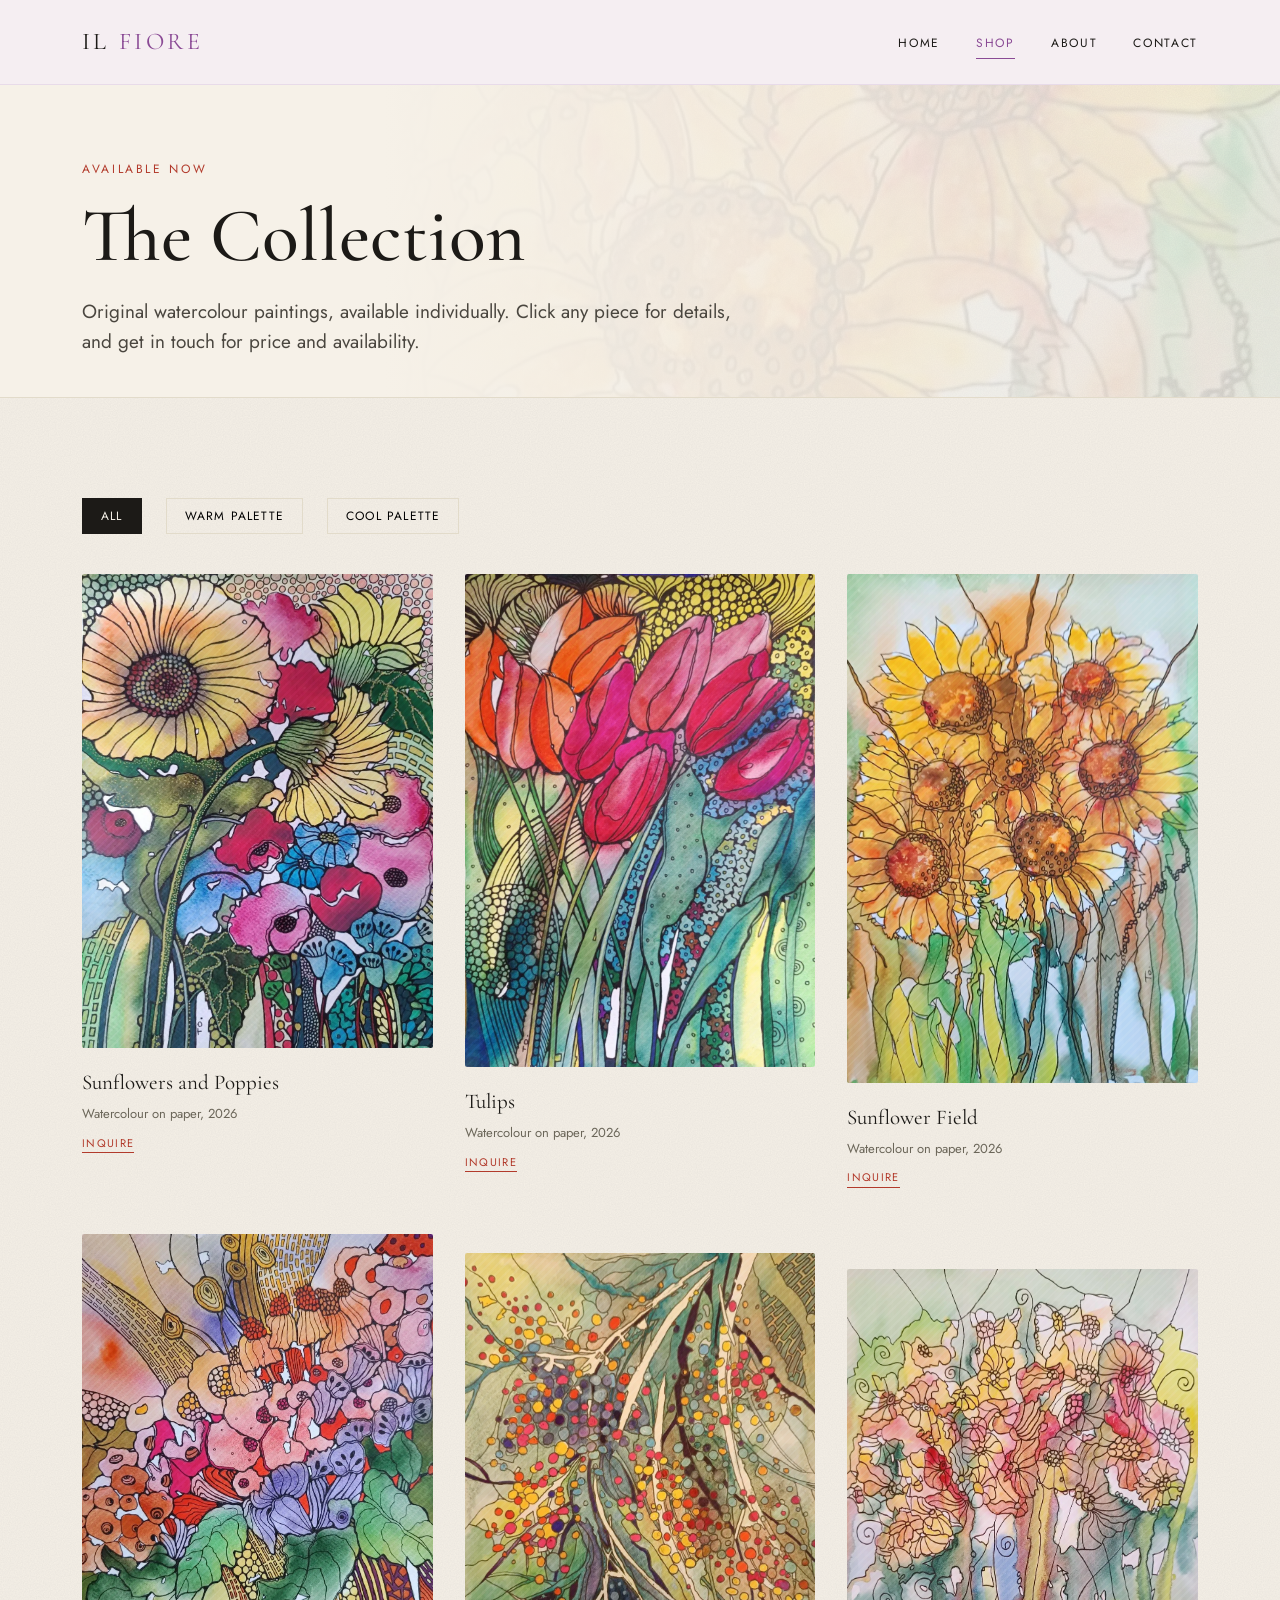
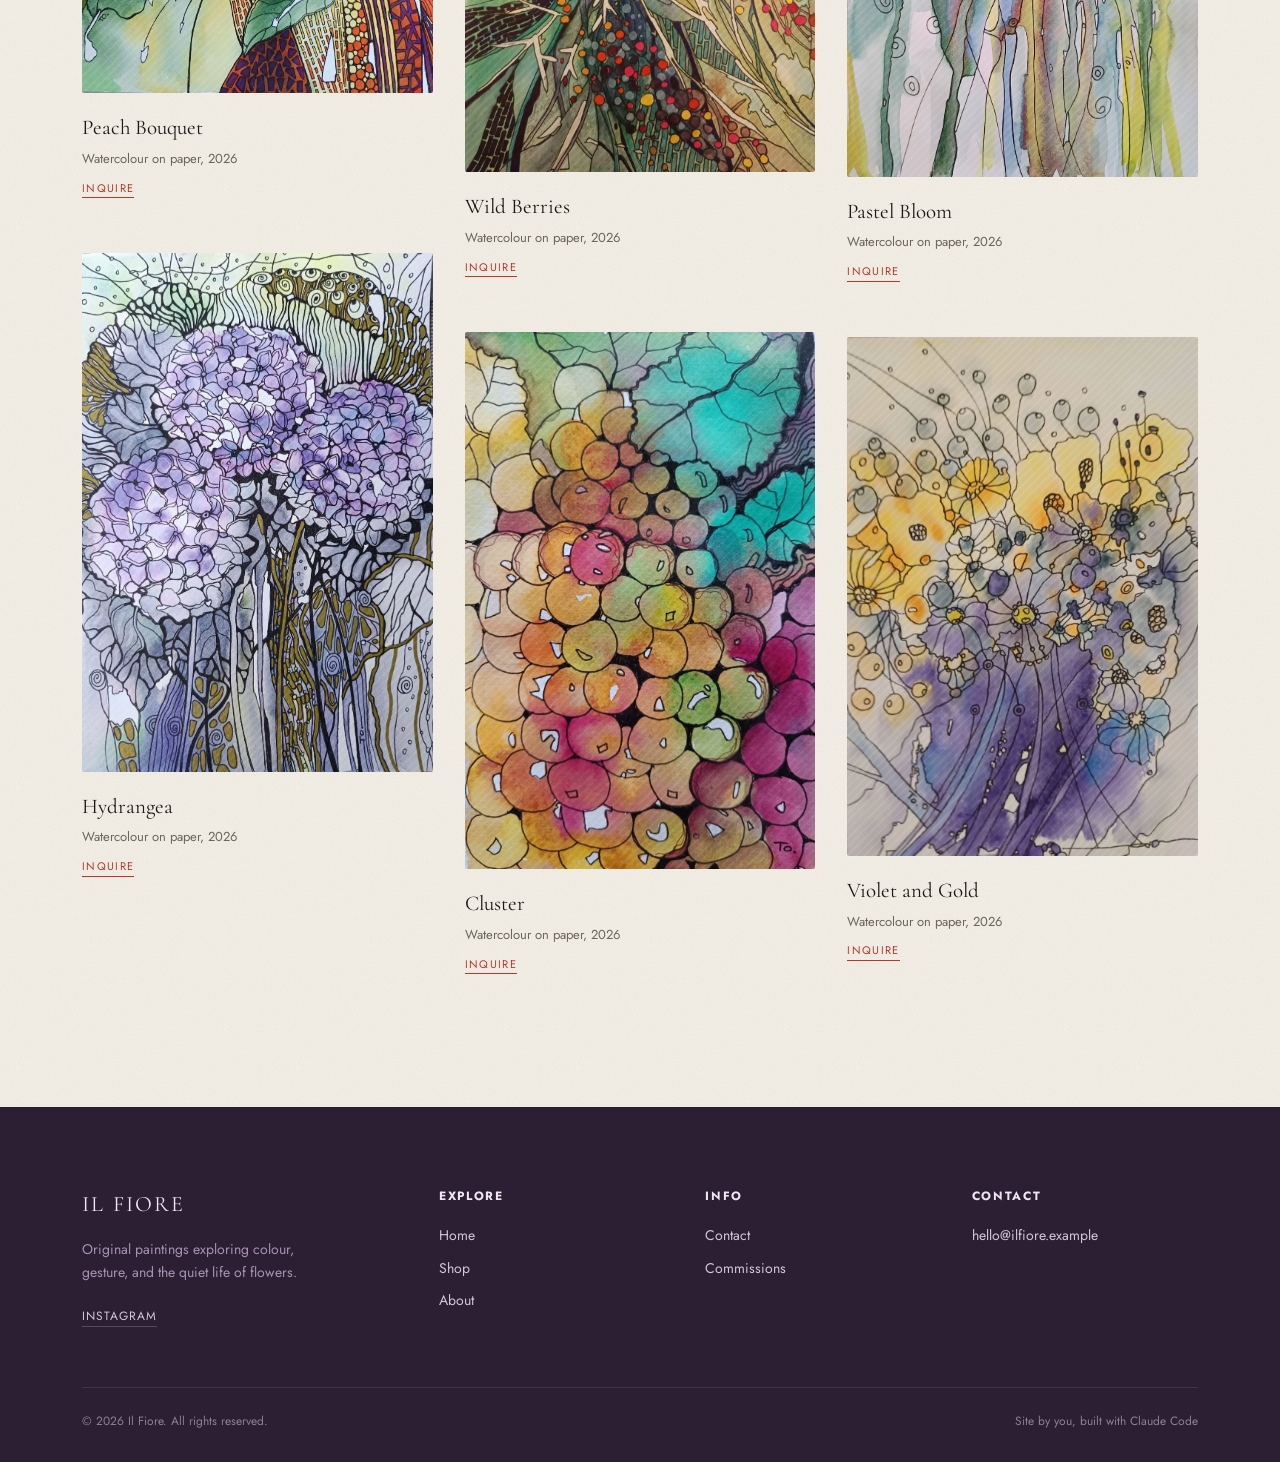
<file: shop.html>
<!doctype html>
<html lang="en">
<head>
<meta charset="UTF-8">
<title>Shop — Original Watercolour Paintings | Il Fiore</title>
<meta name="description" content="Browse 9 original watercolour paintings by Il Fiore — botanical and floral studies, each one-of-a-kind. Filter by warm or cool palette and inquire about price and availability.">
<meta name="viewport" content="width=device-width, initial-scale=1">
<link rel="canonical" href="https://desislavadermishkova-arch.github.io/il-fiore/shop.html">
<link rel="icon" type="image/svg+xml" href="data:image/svg+xml,%3Csvg xmlns='http://www.w3.org/2000/svg' viewBox='0 0 32 32'%3E%3Ccircle cx='16' cy='16' r='4' fill='%23c39a4b'/%3E%3Cellipse cx='16' cy='7' rx='4' ry='6' fill='%23c1857a'/%3E%3Cellipse cx='25' cy='16' rx='6' ry='4' fill='%23c1857a'/%3E%3Cellipse cx='16' cy='25' rx='4' ry='6' fill='%23c1857a'/%3E%3Cellipse cx='7' cy='16' rx='6' ry='4' fill='%23c1857a'/%3E%3C/svg%3E">

<meta property="og:type" content="website">
<meta property="og:site_name" content="Il Fiore">
<meta property="og:url" content="https://desislavadermishkova-arch.github.io/il-fiore/shop.html">
<meta property="og:title" content="Shop — Original Watercolour Paintings | Il Fiore">
<meta property="og:description" content="Browse 9 original watercolour paintings — botanical and floral studies, each one-of-a-kind. Inquire about price and availability.">
<meta property="og:image" content="https://desislavadermishkova-arch.github.io/il-fiore/assets/works/floral-08.jpg">
<meta name="twitter:card" content="summary_large_image">
<meta name="twitter:title" content="Shop — Original Watercolour Paintings | Il Fiore">
<meta name="twitter:description" content="Browse 9 original watercolour paintings — botanical and floral studies, each one-of-a-kind.">
<meta name="twitter:image" content="https://desislavadermishkova-arch.github.io/il-fiore/assets/works/floral-08.jpg">

<link rel="preconnect" href="https://fonts.googleapis.com">
<link href="https://fonts.googleapis.com/css2?family=Cormorant+Garamond:wght@400;500;600&family=Jost:wght@400;500&display=swap" rel="stylesheet">
<link rel="stylesheet" href="css/style.css?v=8">

<script type="application/ld+json">
{
  "@context": "https://schema.org",
  "@type": "ItemList",
  "name": "Il Fiore — Available Paintings",
  "itemListElement": [
    {"@type":"ListItem","position":1,"item":{"@type":"VisualArtwork","name":"Sunflowers and Poppies","artMedium":"Watercolour on paper","dateCreated":"2026","image":"https://desislavadermishkova-arch.github.io/il-fiore/assets/works/floral-01.jpg","creator":{"@type":"Person","name":"Il Fiore"}}},
    {"@type":"ListItem","position":2,"item":{"@type":"VisualArtwork","name":"Peach Bouquet","artMedium":"Watercolour on paper","dateCreated":"2026","image":"https://desislavadermishkova-arch.github.io/il-fiore/assets/works/floral-02.jpg","creator":{"@type":"Person","name":"Il Fiore"}}},
    {"@type":"ListItem","position":3,"item":{"@type":"VisualArtwork","name":"Hydrangea","artMedium":"Watercolour on paper","dateCreated":"2026","image":"https://desislavadermishkova-arch.github.io/il-fiore/assets/works/floral-03.jpg","creator":{"@type":"Person","name":"Il Fiore"}}},
    {"@type":"ListItem","position":4,"item":{"@type":"VisualArtwork","name":"Tulips","artMedium":"Watercolour on paper","dateCreated":"2026","image":"https://desislavadermishkova-arch.github.io/il-fiore/assets/works/floral-04.jpg","creator":{"@type":"Person","name":"Il Fiore"}}},
    {"@type":"ListItem","position":5,"item":{"@type":"VisualArtwork","name":"Wild Berries","artMedium":"Watercolour on paper","dateCreated":"2026","image":"https://desislavadermishkova-arch.github.io/il-fiore/assets/works/floral-05.jpg","creator":{"@type":"Person","name":"Il Fiore"}}},
    {"@type":"ListItem","position":6,"item":{"@type":"VisualArtwork","name":"Cluster","artMedium":"Watercolour on paper","dateCreated":"2026","image":"https://desislavadermishkova-arch.github.io/il-fiore/assets/works/floral-06.jpg","creator":{"@type":"Person","name":"Il Fiore"}}},
    {"@type":"ListItem","position":7,"item":{"@type":"VisualArtwork","name":"Sunflower Field","artMedium":"Watercolour on paper","dateCreated":"2026","image":"https://desislavadermishkova-arch.github.io/il-fiore/assets/works/floral-07.jpg","creator":{"@type":"Person","name":"Il Fiore"}}},
    {"@type":"ListItem","position":8,"item":{"@type":"VisualArtwork","name":"Pastel Bloom","artMedium":"Watercolour on paper","dateCreated":"2026","image":"https://desislavadermishkova-arch.github.io/il-fiore/assets/works/floral-08.jpg","creator":{"@type":"Person","name":"Il Fiore"}}},
    {"@type":"ListItem","position":9,"item":{"@type":"VisualArtwork","name":"Violet and Gold","artMedium":"Watercolour on paper","dateCreated":"2026","image":"https://desislavadermishkova-arch.github.io/il-fiore/assets/works/floral-09.jpg","creator":{"@type":"Person","name":"Il Fiore"}}}
  ]
}
</script>
</head>
<body>

<header class="site-header">
  <div class="container">
    <a href="index.html" class="logo">Il <span>Fiore</span></a>
    <nav class="main-nav">
      <ul>
        <li><a href="index.html">Home</a></li>
        <li><a href="shop.html" class="active">Shop</a></li>
        <li><a href="about.html">About</a></li>
        <li><a href="contact.html">Contact</a></li>
      </ul>
    </nav>
    <button class="nav-toggle" aria-label="Open menu"><span></span><span></span><span></span></button>
  </div>
</header>

<div class="page-hero bg-shop">
  <div class="container reveal">
    <span class="eyebrow">Available Now</span>
    <h1>The Collection</h1>
    <p class="lede" style="margin-top:16px;">Original watercolour paintings, available individually. Click any piece for details, and get in touch for price and availability.</p>
  </div>
</div>

<section>
  <div class="container">
    <div class="shop-toolbar">
      <button class="active" data-filter="all">All</button>
      <button data-filter="warm">Warm Palette</button>
      <button data-filter="cool">Cool Palette</button>
    </div>

    <div class="work-grid">

      <article class="work-card reveal" data-category="warm" data-work data-title="Sunflowers and Poppies" data-sub="Watercolour on paper, 2026" data-desc="A sunflower and poppy bouquet with a blue cornflower accent, set against a warm dotted ground.">
        <div class="placeholder-art"><picture>
          <source srcset="assets/works/floral-01.webp" type="image/webp">
          <img src="assets/works/floral-01.jpg" alt="Watercolour painting of a sunflower and poppy bouquet with a blue cornflower accent" loading="lazy">
        </picture></div>
        <div class="work-meta">
          <div class="work-title">Sunflowers and Poppies</div>
          <div class="work-sub">Watercolour on paper, 2026</div>
          <a href="contact.html?work=Sunflowers%20and%20Poppies" class="work-inquire">Inquire</a>
        </div>
      </article>

      <article class="work-card reveal" data-category="warm" data-work data-title="Peach Bouquet" data-sub="Watercolour on paper, 2026" data-desc="A soft bouquet of peach and mauve blooms with finely patterned stems and dotted centres.">
        <div class="placeholder-art"><picture>
          <source srcset="assets/works/floral-02.webp" type="image/webp">
          <img src="assets/works/floral-02.jpg" alt="Watercolour painting of a peach and mauve floral bouquet" loading="lazy">
        </picture></div>
        <div class="work-meta">
          <div class="work-title">Peach Bouquet</div>
          <div class="work-sub">Watercolour on paper, 2026</div>
          <a href="contact.html?work=Peach%20Bouquet" class="work-inquire">Inquire</a>
        </div>
      </article>

      <article class="work-card reveal" data-category="cool" data-work data-title="Hydrangea" data-sub="Watercolour on paper, 2026" data-desc="Layered purple hydrangea blooms in delicate line work over soft washes.">
        <div class="placeholder-art"><picture>
          <source srcset="assets/works/floral-03.webp" type="image/webp">
          <img src="assets/works/floral-03.jpg" alt="Watercolour painting of purple hydrangea blooms" loading="lazy">
        </picture></div>
        <div class="work-meta">
          <div class="work-title">Hydrangea</div>
          <div class="work-sub">Watercolour on paper, 2026</div>
          <a href="contact.html?work=Hydrangea" class="work-inquire">Inquire</a>
        </div>
      </article>

      <article class="work-card reveal" data-category="warm" data-work data-title="Tulips" data-sub="Watercolour on paper, 2026" data-desc="Tulips in orange, pink, and deep red, set among richly patterned leaves.">
        <div class="placeholder-art"><picture>
          <source srcset="assets/works/floral-04.webp" type="image/webp">
          <img src="assets/works/floral-04.jpg" alt="Watercolour painting of orange, pink and red tulips" loading="lazy">
        </picture></div>
        <div class="work-meta">
          <div class="work-title">Tulips</div>
          <div class="work-sub">Watercolour on paper, 2026</div>
          <a href="contact.html?work=Tulips" class="work-inquire">Inquire</a>
        </div>
      </article>

      <article class="work-card reveal" data-category="warm" data-work data-title="Wild Berries" data-sub="Watercolour on paper, 2026" data-desc="A berry-laden branch rendered in loose dots of red, gold, blue, and violet.">
        <div class="placeholder-art"><picture>
          <source srcset="assets/works/floral-05.webp" type="image/webp">
          <img src="assets/works/floral-05.jpg" alt="Watercolour painting of a berry-laden branch" loading="lazy">
        </picture></div>
        <div class="work-meta">
          <div class="work-title">Wild Berries</div>
          <div class="work-sub">Watercolour on paper, 2026</div>
          <a href="contact.html?work=Wild%20Berries" class="work-inquire">Inquire</a>
        </div>
      </article>

      <article class="work-card reveal" data-category="cool" data-work data-title="Cluster" data-sub="Watercolour on paper, 2026" data-desc="An abstract cluster of rounded forms in warm ochre alongside cool teal and plum.">
        <div class="placeholder-art"><picture>
          <source srcset="assets/works/floral-06.webp" type="image/webp">
          <img src="assets/works/floral-06.jpg" alt="Watercolour painting of an abstract cluster of rounded floral forms" loading="lazy">
        </picture></div>
        <div class="work-meta">
          <div class="work-title">Cluster</div>
          <div class="work-sub">Watercolour on paper, 2026</div>
          <a href="contact.html?work=Cluster" class="work-inquire">Inquire</a>
        </div>
      </article>

      <article class="work-card reveal" data-category="warm" data-work data-title="Sunflower Field" data-sub="Watercolour on paper, 2026" data-desc="A bouquet of sunflowers with warm, richly textured centres.">
        <div class="placeholder-art"><picture>
          <source srcset="assets/works/floral-07.webp" type="image/webp">
          <img src="assets/works/floral-07.jpg" alt="Watercolour painting of a sunflower bouquet" loading="lazy">
        </picture></div>
        <div class="work-meta">
          <div class="work-title">Sunflower Field</div>
          <div class="work-sub">Watercolour on paper, 2026</div>
          <a href="contact.html?work=Sunflower%20Field" class="work-inquire">Inquire</a>
        </div>
      </article>

      <article class="work-card reveal" data-category="cool" data-work data-title="Pastel Bloom" data-sub="Watercolour on paper, 2026" data-desc="Pastel florals in soft washes of green, yellow, and pink, with fine loose linework.">
        <div class="placeholder-art"><picture>
          <source srcset="assets/works/floral-08.webp" type="image/webp">
          <img src="assets/works/floral-08.jpg" alt="Watercolour painting of pastel florals in green, yellow and pink" loading="lazy">
        </picture></div>
        <div class="work-meta">
          <div class="work-title">Pastel Bloom</div>
          <div class="work-sub">Watercolour on paper, 2026</div>
          <a href="contact.html?work=Pastel%20Bloom" class="work-inquire">Inquire</a>
        </div>
      </article>

      <article class="work-card reveal" data-category="cool" data-work data-title="Violet and Gold" data-sub="Watercolour on paper, 2026" data-desc="Purple and yellow blooms rising from rounded seed pods, in a looser, more abstract style.">
        <div class="placeholder-art"><picture>
          <source srcset="assets/works/floral-09.webp" type="image/webp">
          <img src="assets/works/floral-09.jpg" alt="Watercolour painting of purple and yellow blooms with round seed pods" loading="lazy">
        </picture></div>
        <div class="work-meta">
          <div class="work-title">Violet and Gold</div>
          <div class="work-sub">Watercolour on paper, 2026</div>
          <a href="contact.html?work=Violet%20and%20Gold" class="work-inquire">Inquire</a>
        </div>
      </article>

    </div>
  </div>
</section>

<footer class="site-footer">
  <div class="container">
    <div class="footer-grid">
      <div>
        <div class="footer-logo">Il Fiore</div>
        <p class="footer-tagline">Original paintings exploring colour, gesture, and the quiet life of flowers.</p>
        <div class="social-row">
          <a href="#">Instagram</a>
        </div>
      </div>
      <div>
        <h4>Explore</h4>
        <ul>
          <li><a href="index.html">Home</a></li>
          <li><a href="shop.html">Shop</a></li>
          <li><a href="about.html">About</a></li>
        </ul>
      </div>
      <div>
        <h4>Info</h4>
        <ul>
          <li><a href="contact.html">Contact</a></li>
          <li><a href="contact.html">Commissions</a></li>
        </ul>
      </div>
      <div>
        <h4>Contact</h4>
        <ul>
          <li><a href="mailto:hello@ilfiore.example">hello@ilfiore.example</a></li>
        </ul>
      </div>
    </div>
    <div class="footer-bottom">
      <span>© 2026 Il Fiore. All rights reserved.</span>
      <span>Site by you, built with Claude Code</span>
    </div>
  </div>
</footer>

<div class="viewer-overlay" id="work-modal">
  <div class="viewer-topbar">
    <span class="viewer-counter">01 / 09</span>
    <button class="viewer-close" aria-label="Close">&times;</button>
  </div>
  <div class="viewer-stage">
    <button class="viewer-nav viewer-prev" aria-label="Previous painting">&#8249;</button>
    <img class="viewer-image" alt="">
    <button class="viewer-nav viewer-next" aria-label="Next painting">&#8250;</button>
  </div>
  <div class="viewer-caption">
    <div class="work-title"></div>
    <div class="work-sub"></div>
    <a href="contact.html" class="btn btn-solid work-inquire">Inquire About This Piece</a>
  </div>
</div>

<script src="js/main.js?v=8"></script>
</body>
</html>
</file>
<file: css/style.css>
/* ===== Il Fiore — design tokens ===== */
:root {
  --cream: #f6f1e8;
  --cream-dim: #efe8da;
  --ink: #1c1a17;
  --ink-soft: #3a3530;
  --rose: #b23a2b;
  --sage: #3f7566;
  --gold: #bf8a2e;
  --plum: #6a4472;
  --line: #e2dbca;
  --line-dark: #33302a;

  --font-serif: 'Cormorant Garamond', Georgia, 'Times New Roman', serif;
  --font-sans: 'Jost', 'Helvetica Neue', Arial, sans-serif;

  --max: 1180px;
}

/* ===== Reset ===== */
* { box-sizing: border-box; margin: 0; padding: 0; }
html { scroll-behavior: smooth; }
body {
  font-family: var(--font-sans);
  background-color: var(--cream);
  background-image: url("data:image/svg+xml,%3Csvg xmlns='http://www.w3.org/2000/svg' width='140' height='140'%3E%3Cfilter id='n'%3E%3CfeTurbulence type='fractalNoise' baseFrequency='0.85' numOctaves='2' stitchTiles='stitch' result='noise'/%3E%3CfeColorMatrix in='noise' type='matrix' values='0 0 0 0 0 0 0 0 0 0 0 0 0 0 0 0 0 0 0.05 0'/%3E%3C/filter%3E%3Crect width='100%25' height='100%25' filter='url(%23n)'/%3E%3C/svg%3E");
  background-blend-mode: normal;
  color: var(--ink);
  line-height: 1.6;
  -webkit-font-smoothing: antialiased;
}

/* ===== Scroll reveal ===== */
.reveal { opacity: 0; transform: translateY(28px); transition: opacity .8s ease, transform .8s ease; }
.reveal.in-view { opacity: 1; transform: translateY(0); }
@media (prefers-reduced-motion: reduce) {
  .reveal { opacity: 1; transform: none; transition: none; }
}
img { max-width: 100%; display: block; }
a { color: inherit; text-decoration: none; }
ul { list-style: none; }
button { font-family: inherit; cursor: pointer; }
.container { max-width: var(--max); margin: 0 auto; padding: 0 32px; }

.eyebrow {
  font-family: var(--font-sans);
  font-size: 12px;
  letter-spacing: 0.22em;
  text-transform: uppercase;
  color: var(--rose);
  display: inline-block;
  margin-bottom: 14px;
}
h1, h2, h3 { font-family: var(--font-serif); font-weight: 500; line-height: 1.15; }
h1 { font-size: clamp(40px, 6vw, 76px); }
h2 { font-size: clamp(30px, 4vw, 46px); }
h3 { font-size: 24px; }
p.lede { font-size: 19px; color: #4a463f; max-width: 60ch; }

.btn {
  display: inline-flex;
  align-items: center;
  gap: 10px;
  font-family: var(--font-sans);
  font-size: 12px;
  letter-spacing: 0.16em;
  text-transform: uppercase;
  padding: 15px 30px;
  border: 1px solid var(--ink);
  background: transparent;
  color: var(--ink);
  transition: background .25s ease, color .25s ease;
}
.btn:hover { background: var(--ink); color: var(--cream); }
.btn-solid { background: var(--ink); color: var(--cream); }
.btn-solid:hover { background: var(--rose); border-color: var(--rose); color: var(--cream); }

/* ===== Header ===== */
.site-header {
  position: sticky; top: 0; z-index: 50;
  background: #f5eef2;
  border-bottom: 1px solid #e8dbe9;
}
.site-header .container {
  display: flex; align-items: center; justify-content: space-between;
  height: 84px;
}
.logo {
  font-family: var(--font-serif);
  font-size: 24px;
  letter-spacing: 0.14em;
  text-transform: uppercase;
}
.logo span { color: #8a4a95; }
.main-nav ul { display: flex; gap: 36px; }
.main-nav a {
  font-size: 12px;
  letter-spacing: 0.14em;
  text-transform: uppercase;
  padding: 6px 0;
  border-bottom: 1px solid transparent;
  transition: border-color .2s ease, color .2s ease;
}
.main-nav a:hover, .main-nav a.active { border-color: #8a4a95; color: #8a4a95; }
.nav-toggle {
  display: none;
  flex-direction: column; gap: 5px;
  background: none; border: none;
}
.nav-toggle span { width: 26px; height: 1.5px; background: var(--ink); }

@media (max-width: 860px) {
  .main-nav { position: fixed; inset: 84px 0 0 0; background: #f5eef2; transform: translateY(-110%); transition: transform .3s ease; }
  .main-nav.open { transform: translateY(0); }
  .main-nav ul { flex-direction: column; gap: 0; padding: 12px 32px; }
  .main-nav a { display: block; padding: 16px 0; border-bottom: 1px solid #e8dbe9; font-size: 14px; }
  .nav-toggle { display: flex; }
}

/* ===== Hero (split panel + image carousel) ===== */
.hero {
  position: relative;
  min-height: 86vh;
  display: flex;
  overflow: hidden;
  padding: 0;
}

.hero-info {
  width: 42%;
  flex-shrink: 0;
  color: var(--cream);
  display: flex;
  flex-direction: column;
  justify-content: space-between;
  padding: 48px clamp(28px, 5vw, 64px);
  position: relative;
  z-index: 2;
  transition: background-color 1.1s ease;
}
.hero-counter {
  align-self: flex-end;
  color: #9a968c;
  font-size: 12px;
  letter-spacing: 0.14em;
}
.hero-text { margin: auto 0; max-width: 420px; }
.hero-text .eyebrow { color: var(--gold); }
.hero-text h1.hero-title { color: var(--cream); }
.hero-text p.lede, .hero-sub-text { color: #cfc9bb; margin-top: 14px; margin-bottom: 34px; }

.hero-nav-arrows { display: flex; gap: 14px; align-self: flex-end; }
.hero-arrow {
  width: 46px; height: 46px; border-radius: 50%;
  display: flex; align-items: center; justify-content: center;
  background: rgba(255,255,255,.06); border: 1px solid rgba(255,255,255,.3);
  color: var(--cream); font-size: 22px; line-height: 1;
  transition: background .2s ease;
}
.hero-arrow:hover { background: rgba(255,255,255,.16); }

.hero-image { position: relative; flex: 1; overflow: hidden; }
.hero-slides { position: absolute; inset: 0; }
.hero-slide {
  position: absolute; inset: 0;
  background-size: cover;
  background-position: center;
  opacity: 0;
  transition: opacity 1.1s ease;
}
.hero-slide.active { opacity: 1; animation: heroKenBurns 6s ease-out forwards; }
@keyframes heroKenBurns {
  from { transform: scale(1); }
  to { transform: scale(1.08); }
}
@media (prefers-reduced-motion: reduce) {
  .hero-slide.active { animation: none; }
}

@media (max-width: 700px) {
  .hero { flex-direction: column; min-height: auto; }
  .hero-image { order: -1; flex: none; height: 58vh; width: 100%; }
  .hero-info { width: 100%; padding: 24px 20px 28px; }
  .hero-text { margin: 0; }
  .hero-text h1.hero-title { font-size: clamp(30px, 8vw, 44px); }
  .hero-counter { margin-bottom: 14px; }
  .hero-nav-arrows { margin-top: 18px; }
}

/* ===== Sections ===== */
section { padding: 100px 0; }
.section-head {
  display: flex; align-items: flex-end; justify-content: space-between;
  gap: 24px; margin-bottom: 48px; flex-wrap: wrap;
}
.section-head .view-all { font-size: 12px; letter-spacing: 0.16em; text-transform: uppercase; border-bottom: 1px solid var(--ink); padding-bottom: 3px; }

/* ===== Work grid & cards (masonry) ===== */
.work-grid { columns: 3 280px; column-gap: 32px; }
@media (max-width: 960px) { .work-grid { columns: 2 240px; } }
@media (max-width: 620px) { .work-grid { columns: 1; } }

.work-card {
  cursor: pointer;
  display: inline-block;
  width: 100%;
  break-inside: avoid;
  margin-bottom: 32px;
}
.work-card:nth-child(3n+2) { margin-top: 48px; }
.work-card:nth-child(3n+3) { margin-top: 22px; }
@media (max-width: 960px) {
  .work-card:nth-child(3n+2), .work-card:nth-child(3n+3) { margin-top: 0; }
  .work-card:nth-child(2n) { margin-top: 40px; }
}
@media (max-width: 620px) { .work-card:nth-child(n) { margin-top: 0; } }

.placeholder-art {
  position: relative;
  border-radius: 2px;
  overflow: hidden;
  margin-bottom: 18px;
  background: var(--cream-dim);
  transition: transform .4s ease, box-shadow .4s ease;
}
.work-card:hover .placeholder-art { transform: translateY(-4px); box-shadow: 0 24px 40px -20px rgba(28,26,23,.35); }
.placeholder-art::after {
  content: "";
  position: absolute; inset: 0;
  background-image: repeating-linear-gradient(135deg, rgba(255,255,255,.08) 0 2px, transparent 2px 6px);
  mix-blend-mode: overlay;
}
.placeholder-art .ph-label {
  position: absolute; inset: 0;
  display: flex; align-items: center; justify-content: center;
  text-align: center; padding: 24px;
  font-family: var(--font-sans);
  font-size: 11px; letter-spacing: 0.14em; text-transform: uppercase;
  color: rgba(28,26,23,.45);
}
.placeholder-art picture, .placeholder-art img { display: block; width: 100%; height: auto; }
.placeholder-art img { transition: transform .7s ease; }
.work-card:hover .placeholder-art img { transform: scale(1.05); }

.hue-1 { background: linear-gradient(150deg,#e9c9c2,#c1857a); }
.hue-2 { background: linear-gradient(150deg,#dbe0cf,#8a9a7e); }
.hue-3 { background: linear-gradient(150deg,#f0ddb1,#c39a4b); }
.hue-4 { background: linear-gradient(150deg,#e3d7e6,#7d6a86); }
.hue-5 { background: linear-gradient(150deg,#f2e2d6,#b98a63); }
.hue-6 { background: linear-gradient(150deg,#d9e2e4,#7f9aa3); }

.work-meta .work-title { font-family: var(--font-serif); font-size: 21px; }
.work-meta .work-sub { font-size: 13px; color: #6b6659; margin-top: 4px; }
.work-meta .work-inquire { display: inline-block; margin-top: 10px; font-size: 11px; letter-spacing: 0.12em; text-transform: uppercase; border-bottom: 1px solid var(--rose); color: var(--rose); }

/* ===== Split / about teaser ===== */
.split { display: grid; grid-template-columns: 0.9fr 1.1fr; gap: 64px; align-items: center; }
@media (max-width: 860px) { .split { grid-template-columns: 1fr; } }
.portrait-placeholder {
  aspect-ratio: 3/4; background: linear-gradient(160deg,#e7ddcd,#c1857a 120%);
  position: relative; overflow: hidden;
}
.portrait-placeholder .ph-label { position:absolute; inset:0; display:flex; align-items:center; justify-content:center; font-size:11px; letter-spacing:.14em; text-transform:uppercase; color: rgba(28,26,23,.45); text-align:center; padding: 24px; }

/* ===== Dark band (CTA) ===== */
.band-dark { background: #2c1f33; color: var(--cream); }
.band-dark .eyebrow { color: #c9a6d1; }
.band-dark .btn { border-color: var(--cream); color: var(--cream); }
.band-dark .btn:hover { background: var(--cream); color: #2c1f33; }

/* ===== Newsletter ===== */
.newsletter-form { display: grid; grid-template-columns: 1fr 1fr 1fr auto; gap: 14px; margin-top: 32px; }
@media (max-width: 760px) { .newsletter-form { grid-template-columns: 1fr; } }
.newsletter-form input {
  background: transparent; border: none; border-bottom: 1px solid var(--line-dark);
  color: var(--cream); padding: 12px 4px; font-family: var(--font-sans); font-size: 14px;
}
.newsletter-form input::placeholder { color: #9a968c; }
.form-note { font-size: 12px; color: #9a968c; margin-top: 16px; max-width: 60ch; }
.form-success { margin-top: 16px; font-size: 13px; color: var(--gold); display: none; }
.form-success.show { display: block; }

/* ===== Footer ===== */
.site-footer { background: #2c1f33; color: #d3c6db; padding: 80px 0 30px; }
.footer-grid { display: grid; grid-template-columns: 1.4fr 1fr 1fr 1fr; gap: 40px; }
@media (max-width: 860px) { .footer-grid { grid-template-columns: repeat(2, 1fr); } }
@media (max-width: 560px) { .footer-grid { grid-template-columns: 1fr; } }
.footer-grid h4 { font-family: var(--font-sans); font-size: 12px; letter-spacing: 0.14em; text-transform: uppercase; color: #efe6f2; margin-bottom: 18px; }
.footer-grid li { margin-bottom: 10px; font-size: 14px; }
.footer-grid a:hover { color: #c9a6d1; }
.footer-logo { font-family: var(--font-serif); font-size: 22px; color: #efe6f2; letter-spacing: .1em; text-transform: uppercase; margin-bottom: 16px; }
.footer-tagline { font-size: 14px; max-width: 32ch; color: #a892b2; margin-bottom: 24px; }
.social-row { display: flex; gap: 16px; }
.social-row a { font-size: 12px; letter-spacing: .08em; text-transform: uppercase; border-bottom: 1px solid #5c4763; }
.footer-bottom {
  margin-top: 60px; padding-top: 24px; border-top: 1px solid #43304a;
  display: flex; justify-content: space-between; flex-wrap: wrap; gap: 12px;
  font-size: 12px; color: #8f7f93;
}

/* ===== Page header (interior pages) ===== */
.page-hero { position: relative; padding: 70px 0 40px; border-bottom: 1px solid var(--line); overflow: hidden; }
.page-hero .eyebrow { color: var(--rose); }
.page-hero::before {
  content: ""; position: absolute; inset: 0; z-index: 0;
  background-size: cover; background-position: center;
  opacity: .16;
}
.page-hero::after {
  content: ""; position: absolute; inset: 0; z-index: 0;
  background: linear-gradient(90deg, var(--cream) 0%, var(--cream) 30%, rgba(246,241,232,0) 100%);
}
.page-hero .container { position: relative; z-index: 1; }
.page-hero.bg-shop::before { background-image: url("../assets/works/floral-07.jpg"); }
.page-hero.bg-about::before { background-image: url("../assets/works/floral-03.jpg"); }
.page-hero.bg-contact::before { background-image: url("../assets/works/floral-09.jpg"); }

/* ===== Statement band ===== */
.statement-band { background: var(--ink); padding: 130px 0; overflow-x: hidden; }
.statement-line {
  font-family: var(--font-serif); font-weight: 500;
  font-size: clamp(38px, 6.4vw, 88px); line-height: 1.2; margin: 0 0 8px;
}
.statement-line.indent-1 { margin-left: 6vw; }
.statement-line.indent-2 { margin-left: 13vw; }
.hl {
  display: inline-block; color: var(--cream);
  padding: 4px 20px; box-decoration-break: clone; -webkit-box-decoration-break: clone;
}
.hl-rose { background: var(--rose); }
.hl-gold { background: var(--gold); color: var(--ink); }
.hl-sage { background: var(--sage); }
@media (max-width: 700px) {
  .statement-line { font-size: clamp(28px, 9vw, 44px); }
  .statement-line.indent-1, .statement-line.indent-2 { margin-left: 0; }
}

/* ===== Ticker strip ===== */
.ticker { overflow: hidden; background: var(--cream-dim); border-top: 1px solid var(--line); border-bottom: 1px solid var(--line); padding: 16px 0; }
.ticker-track { display: flex; width: max-content; gap: 36px; animation: tickerScroll 42s linear infinite; }
.ticker:hover .ticker-track { animation-play-state: paused; }
.ticker-item { display: flex; align-items: center; gap: 12px; white-space: nowrap; }
.ticker-item img { width: 42px; height: 42px; object-fit: cover; border-radius: 2px; flex-shrink: 0; }
.ticker-item span { font-size: 12px; letter-spacing: 0.1em; text-transform: uppercase; color: var(--ink-soft); }
@keyframes tickerScroll { from { transform: translateX(0); } to { transform: translateX(-50%); } }
@media (prefers-reduced-motion: reduce) { .ticker-track { animation: none; } }

/* ===== About page ===== */
.bio-block { margin-bottom: 26px; }
.bio-block h3 { margin-bottom: 10px; }
.bio-block p { color: #4a463f; max-width: 62ch; }

/* ===== Shop filters ===== */
.shop-toolbar { display:flex; gap: 24px; margin-bottom: 40px; flex-wrap: wrap; }
.shop-toolbar button {
  background: none; border: 1px solid var(--line); padding: 8px 18px;
  font-size: 12px; letter-spacing: .1em; text-transform: uppercase;
  transition: all .2s ease;
}
.shop-toolbar button.active, .shop-toolbar button:hover { background: var(--ink); color: var(--cream); border-color: var(--ink); }

/* ===== FAQ ===== */
.faq-list { display: grid; grid-template-columns: 1fr 1fr; gap: 40px; }
@media (max-width: 760px) { .faq-list { grid-template-columns: 1fr; } }
.faq-item h3 { color: var(--cream); font-size: 20px; margin-bottom: 10px; }
.faq-item p { color: #cfc9bb; max-width: 46ch; }

/* ===== Contact page ===== */
.contact-grid { display: grid; grid-template-columns: 1fr 1fr; gap: 64px; }
@media (max-width: 860px) { .contact-grid { grid-template-columns: 1fr; } }
.field { margin-bottom: 22px; }
.field label { display: block; font-size: 12px; letter-spacing: .1em; text-transform: uppercase; margin-bottom: 8px; color: #6b6659; }
.field input, .field textarea {
  width: 100%; border: none; border-bottom: 1px solid var(--line); background: transparent;
  padding: 10px 2px; font-family: var(--font-sans); font-size: 15px; color: var(--ink);
}
.field textarea { resize: vertical; min-height: 120px; }
.contact-info li { margin-bottom: 22px; }
.contact-info .label { font-size: 12px; letter-spacing: .1em; text-transform: uppercase; color: var(--rose); display:block; margin-bottom: 4px; }

/* ===== Full-screen viewer ===== */
.viewer-overlay {
  position: fixed; inset: 0; background: var(--ink); z-index: 300;
  display: flex; flex-direction: column;
  opacity: 0; visibility: hidden; pointer-events: none;
  transition: opacity .4s ease, visibility 0s linear .4s;
}
.viewer-overlay.open { opacity: 1; visibility: visible; pointer-events: auto; transition: opacity .4s ease, visibility 0s; }
.viewer-topbar { display: flex; justify-content: space-between; align-items: center; padding: 24px 28px; flex-shrink: 0; }
.viewer-counter { color: #9a968c; font-size: 12px; letter-spacing: 0.14em; }
.viewer-close { background: none; border: none; color: var(--cream); font-size: 26px; line-height: 1; }
.viewer-stage { position: relative; flex: 1; display: flex; align-items: center; justify-content: center; padding: 0 90px 20px; min-height: 0; }
.viewer-image {
  max-width: 100%; max-height: 100%; object-fit: contain;
  box-shadow: 0 30px 70px rgba(0,0,0,.45);
  opacity: 0; transform: scale(.96); transition: opacity .45s ease, transform .45s ease;
}
.viewer-image.shown { opacity: 1; transform: scale(1); }
.viewer-nav {
  position: absolute; top: 50%; transform: translateY(-50%); z-index: 2;
  width: 48px; height: 48px; border-radius: 50%;
  display: flex; align-items: center; justify-content: center;
  background: rgba(255,255,255,.06); border: 1px solid rgba(255,255,255,.3);
  color: var(--cream); font-size: 24px; line-height: 1;
  transition: background .2s ease;
}
.viewer-nav:hover { background: rgba(255,255,255,.18); }
.viewer-prev { left: 24px; }
.viewer-next { right: 24px; }
.viewer-caption { text-align: center; padding: 8px 24px 34px; flex-shrink: 0; }
.viewer-caption .work-title { font-family: var(--font-serif); font-size: 26px; color: var(--cream); margin-bottom: 6px; }
.viewer-caption .work-sub { color: #9a968c; font-size: 14px; margin-bottom: 18px; }
.viewer-caption .work-inquire { display: inline-block; font-size: 11px; letter-spacing: 0.14em; text-transform: uppercase; border-bottom: 1px solid var(--rose); color: #d38d74; padding-bottom: 3px; }

@media (max-width: 700px) {
  .viewer-stage { padding: 0 20px 16px; }
  .viewer-nav { width: 38px; height: 38px; font-size: 18px; }
  .viewer-prev { left: 8px; }
  .viewer-next { right: 8px; }
}

/* ===== Utility ===== */
.text-center { text-align: center; }
.mt-40 { margin-top: 40px; }
</file>
